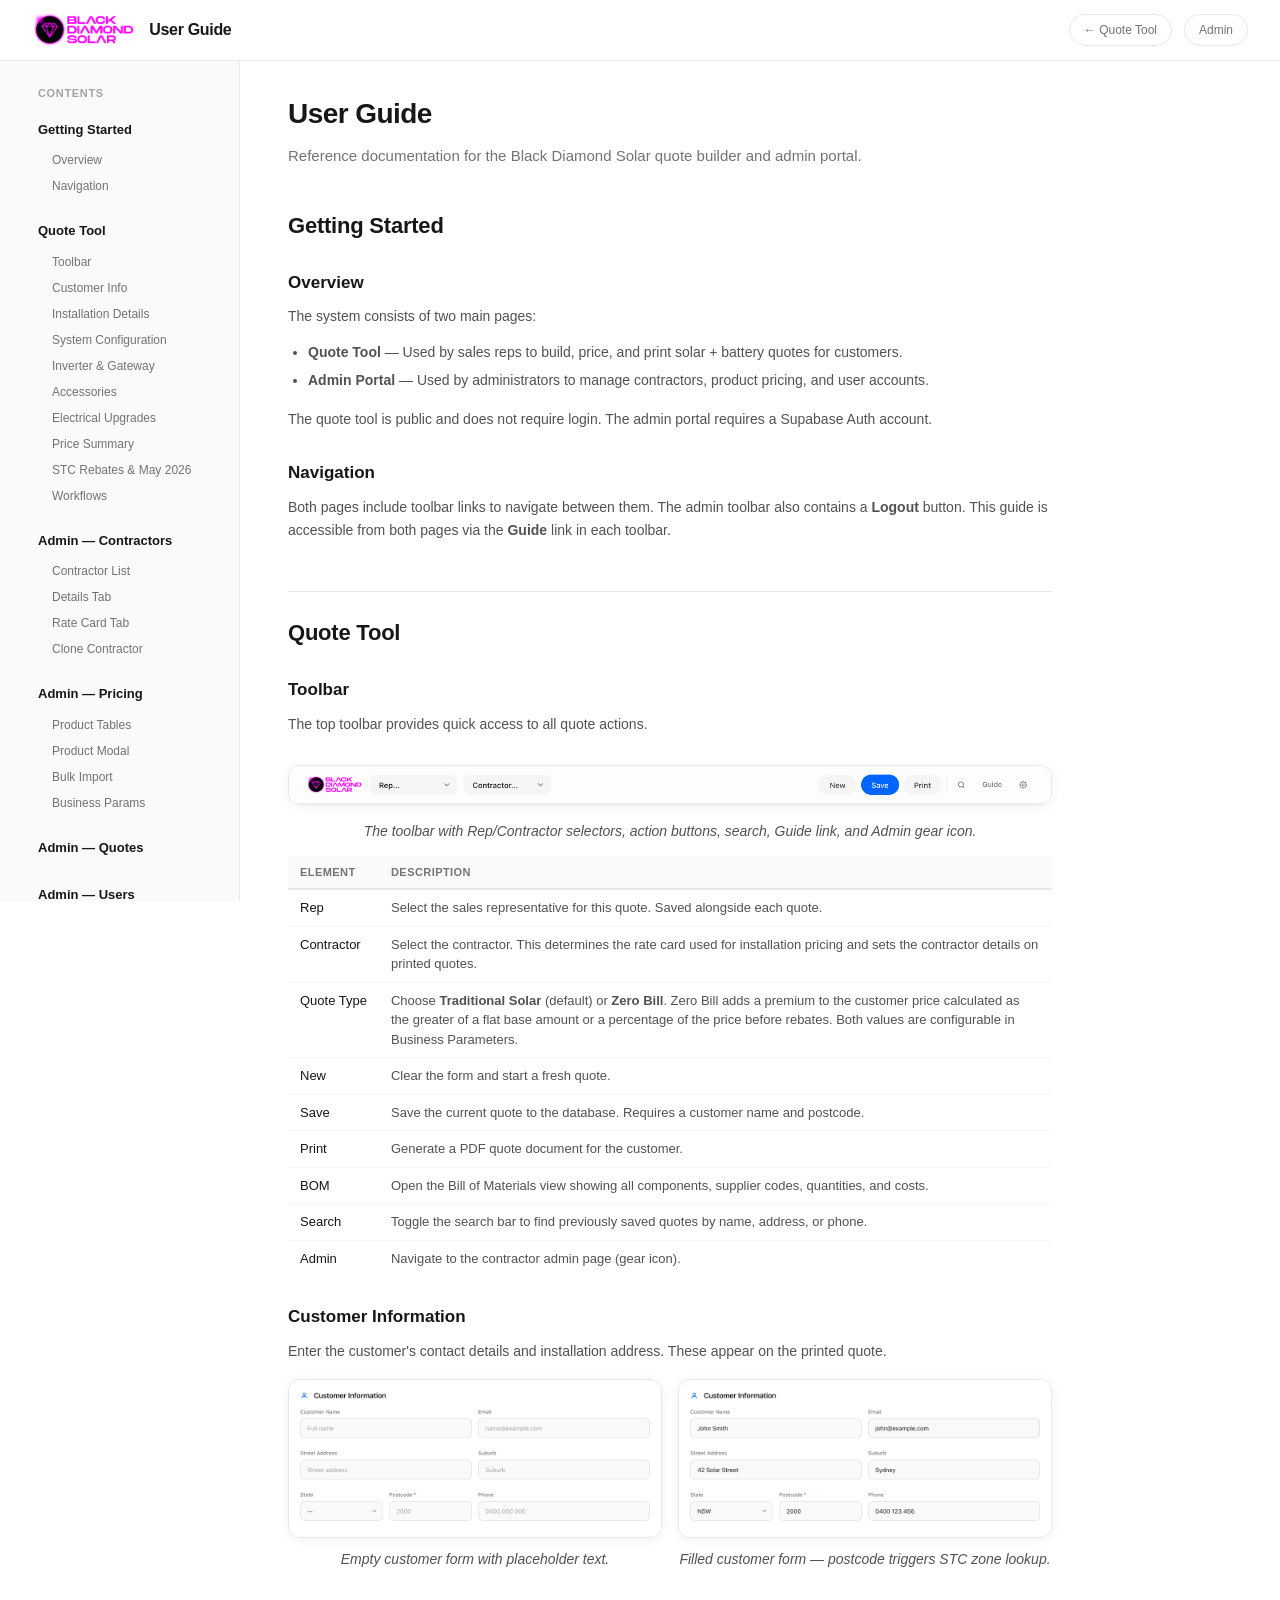
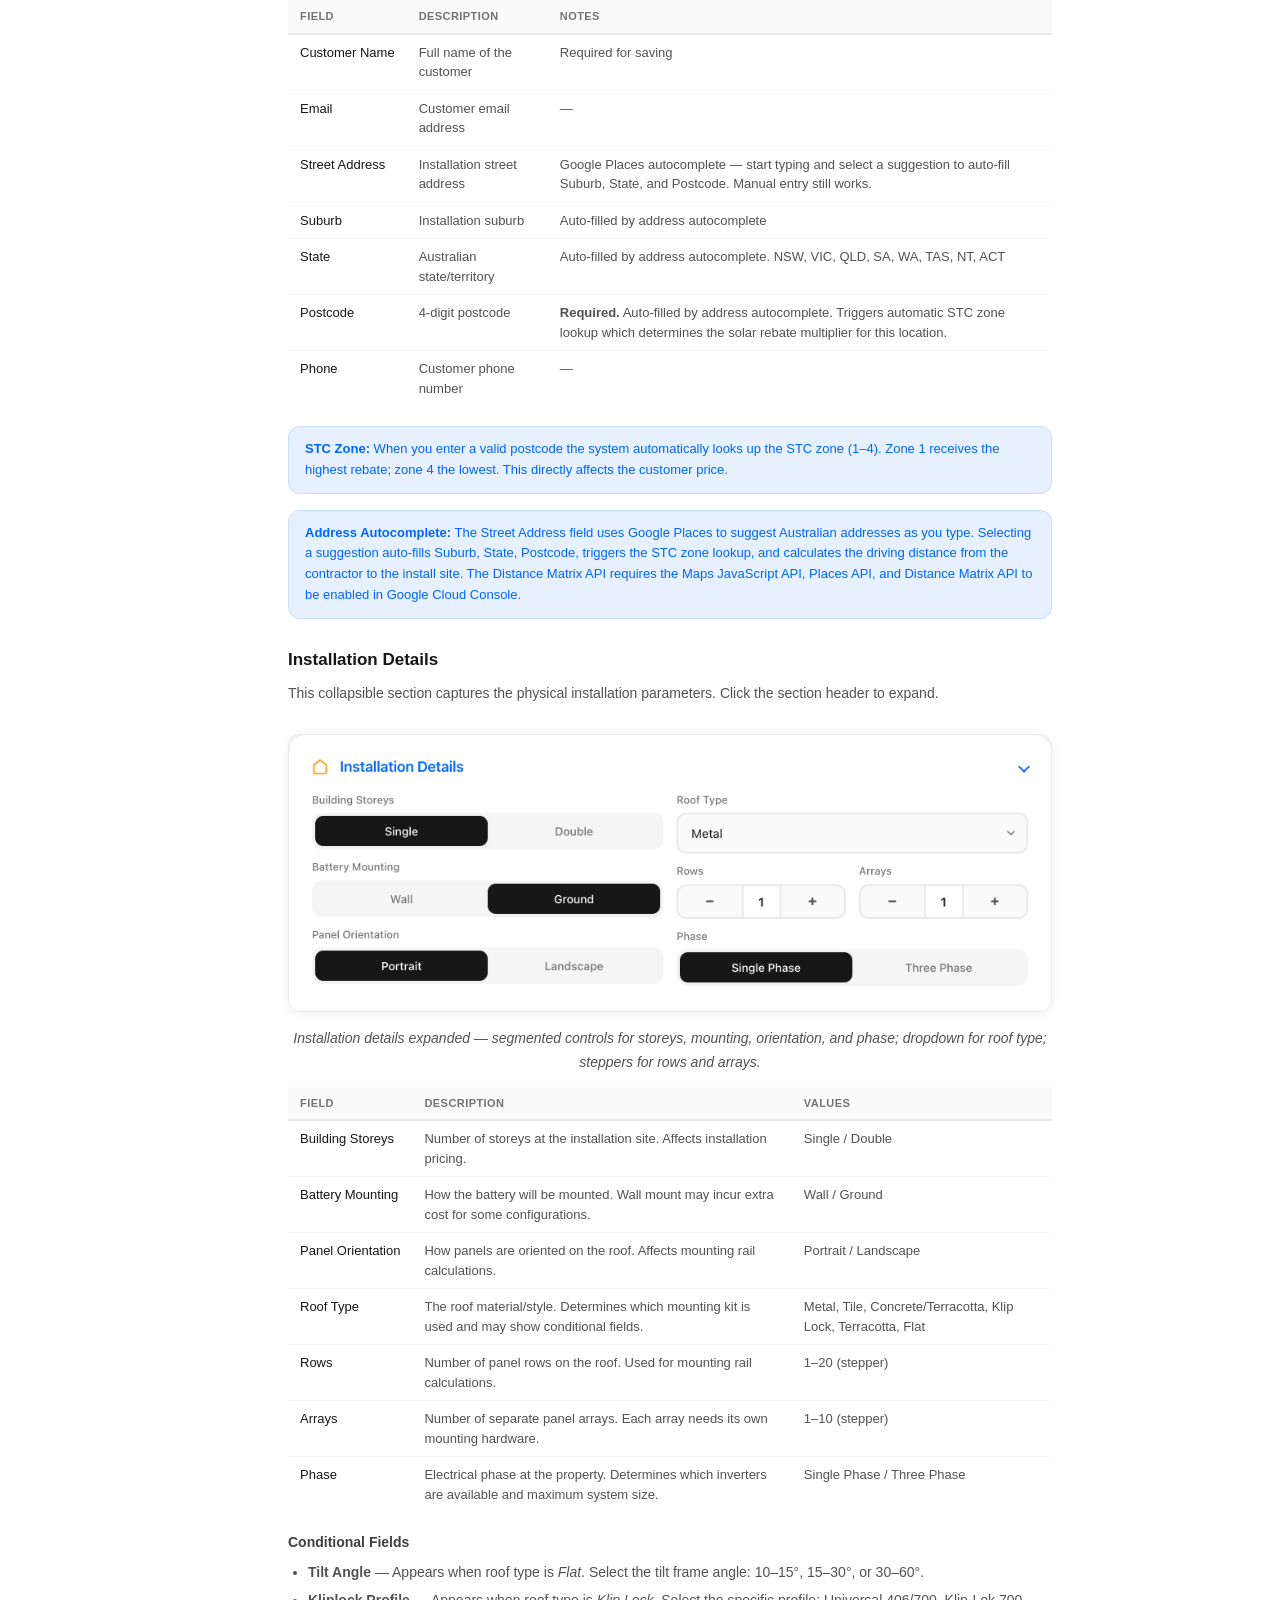
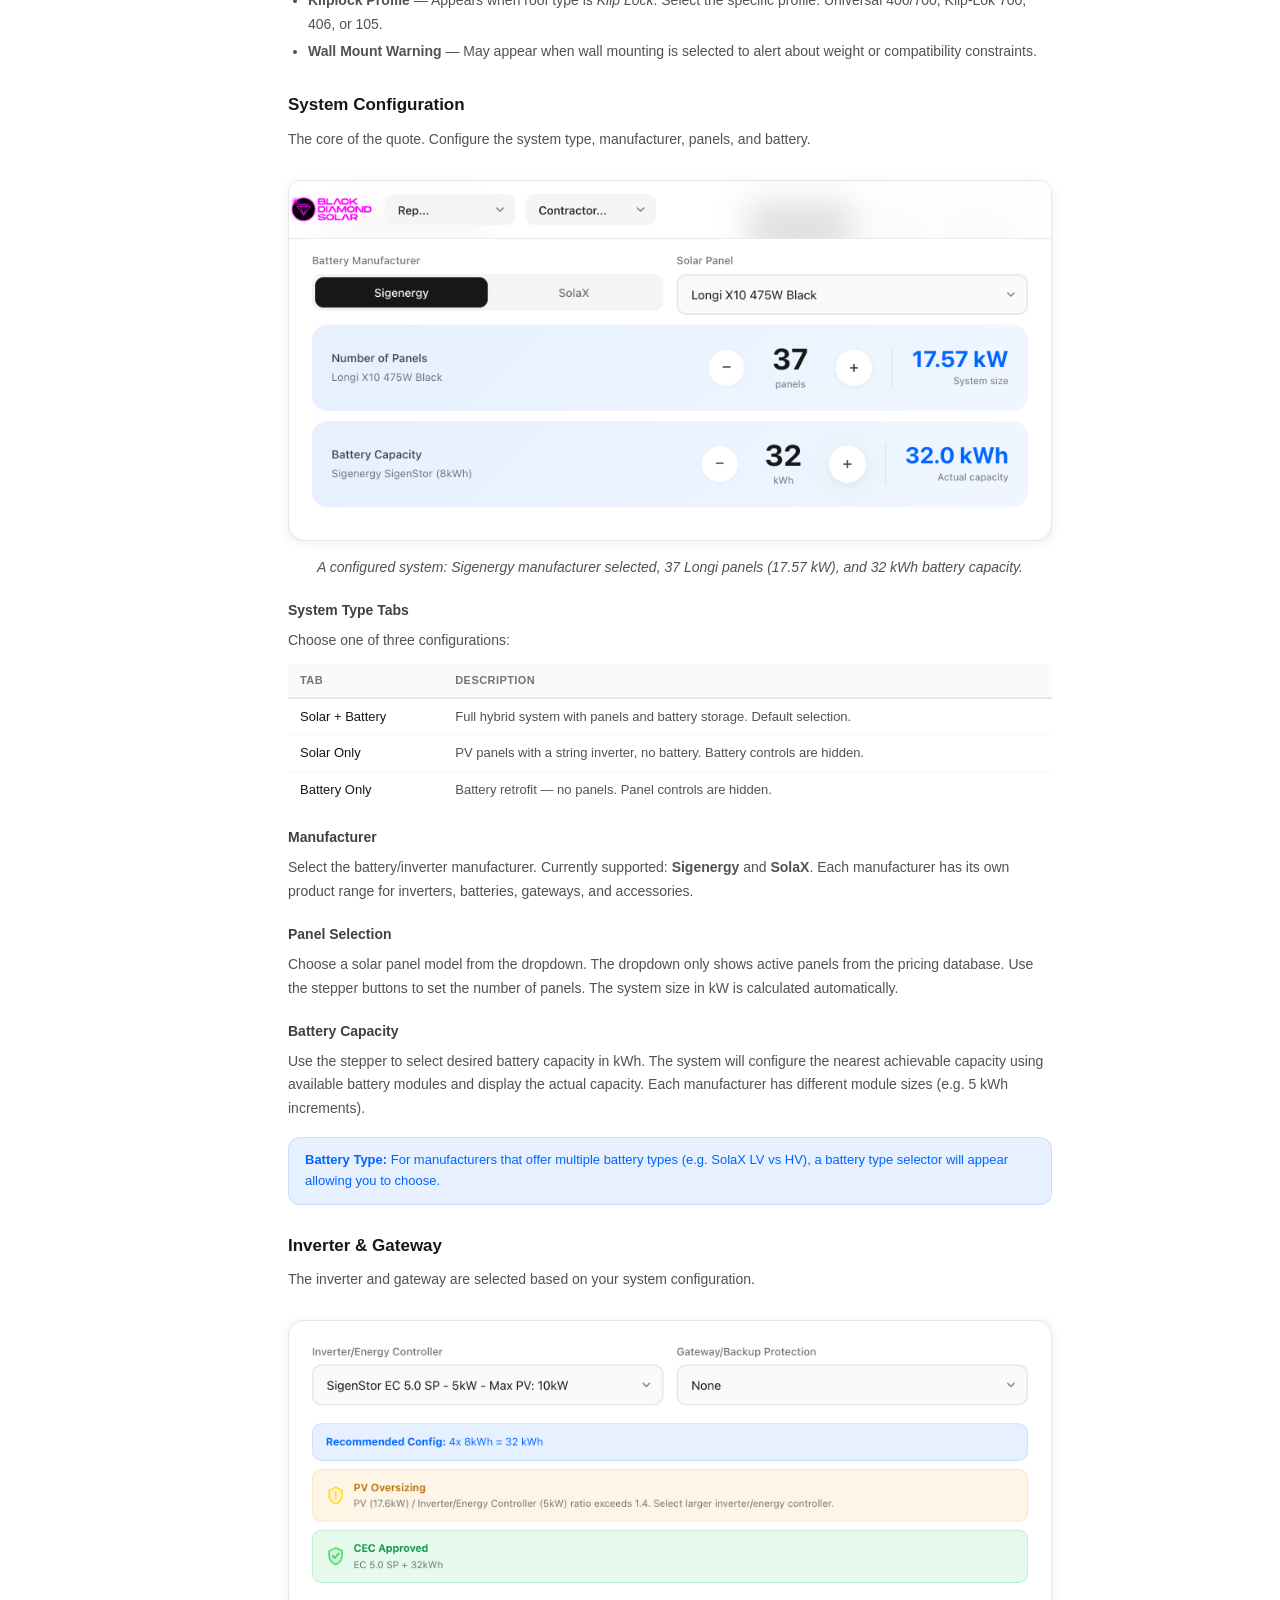
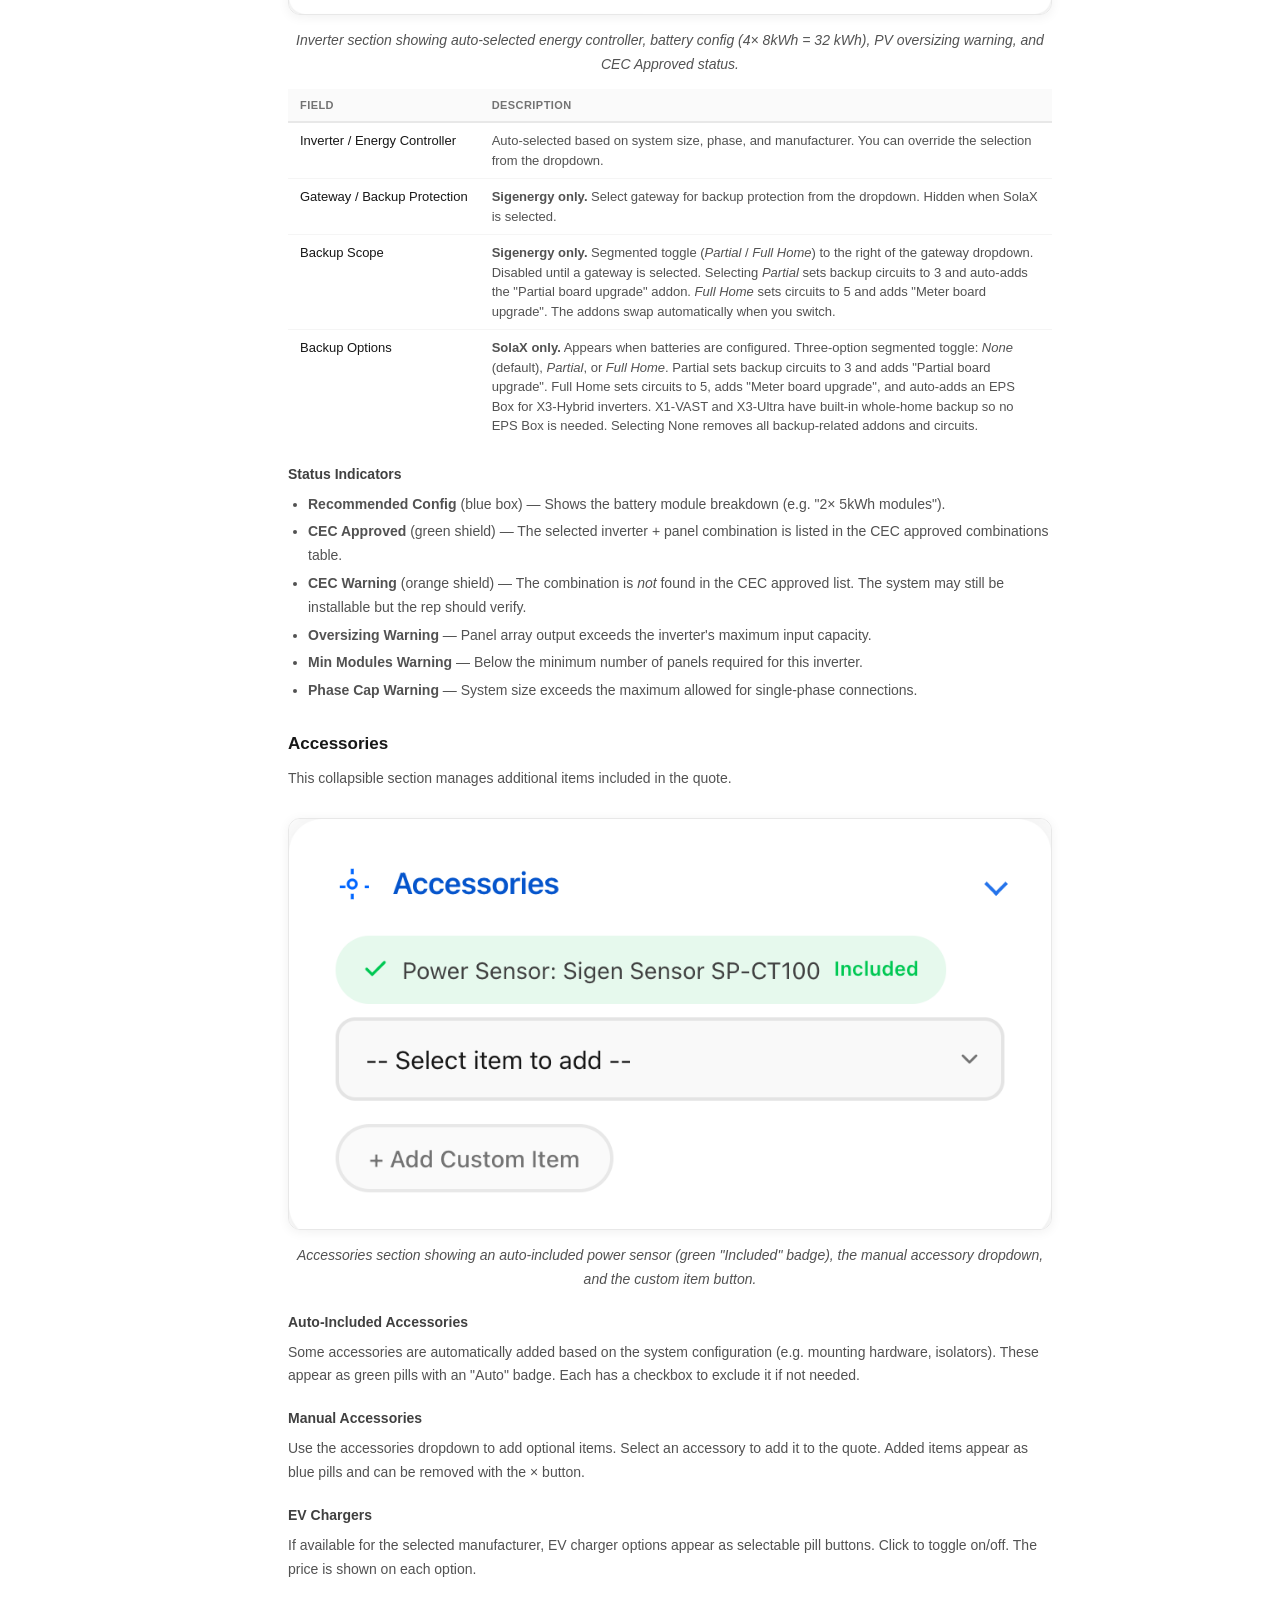
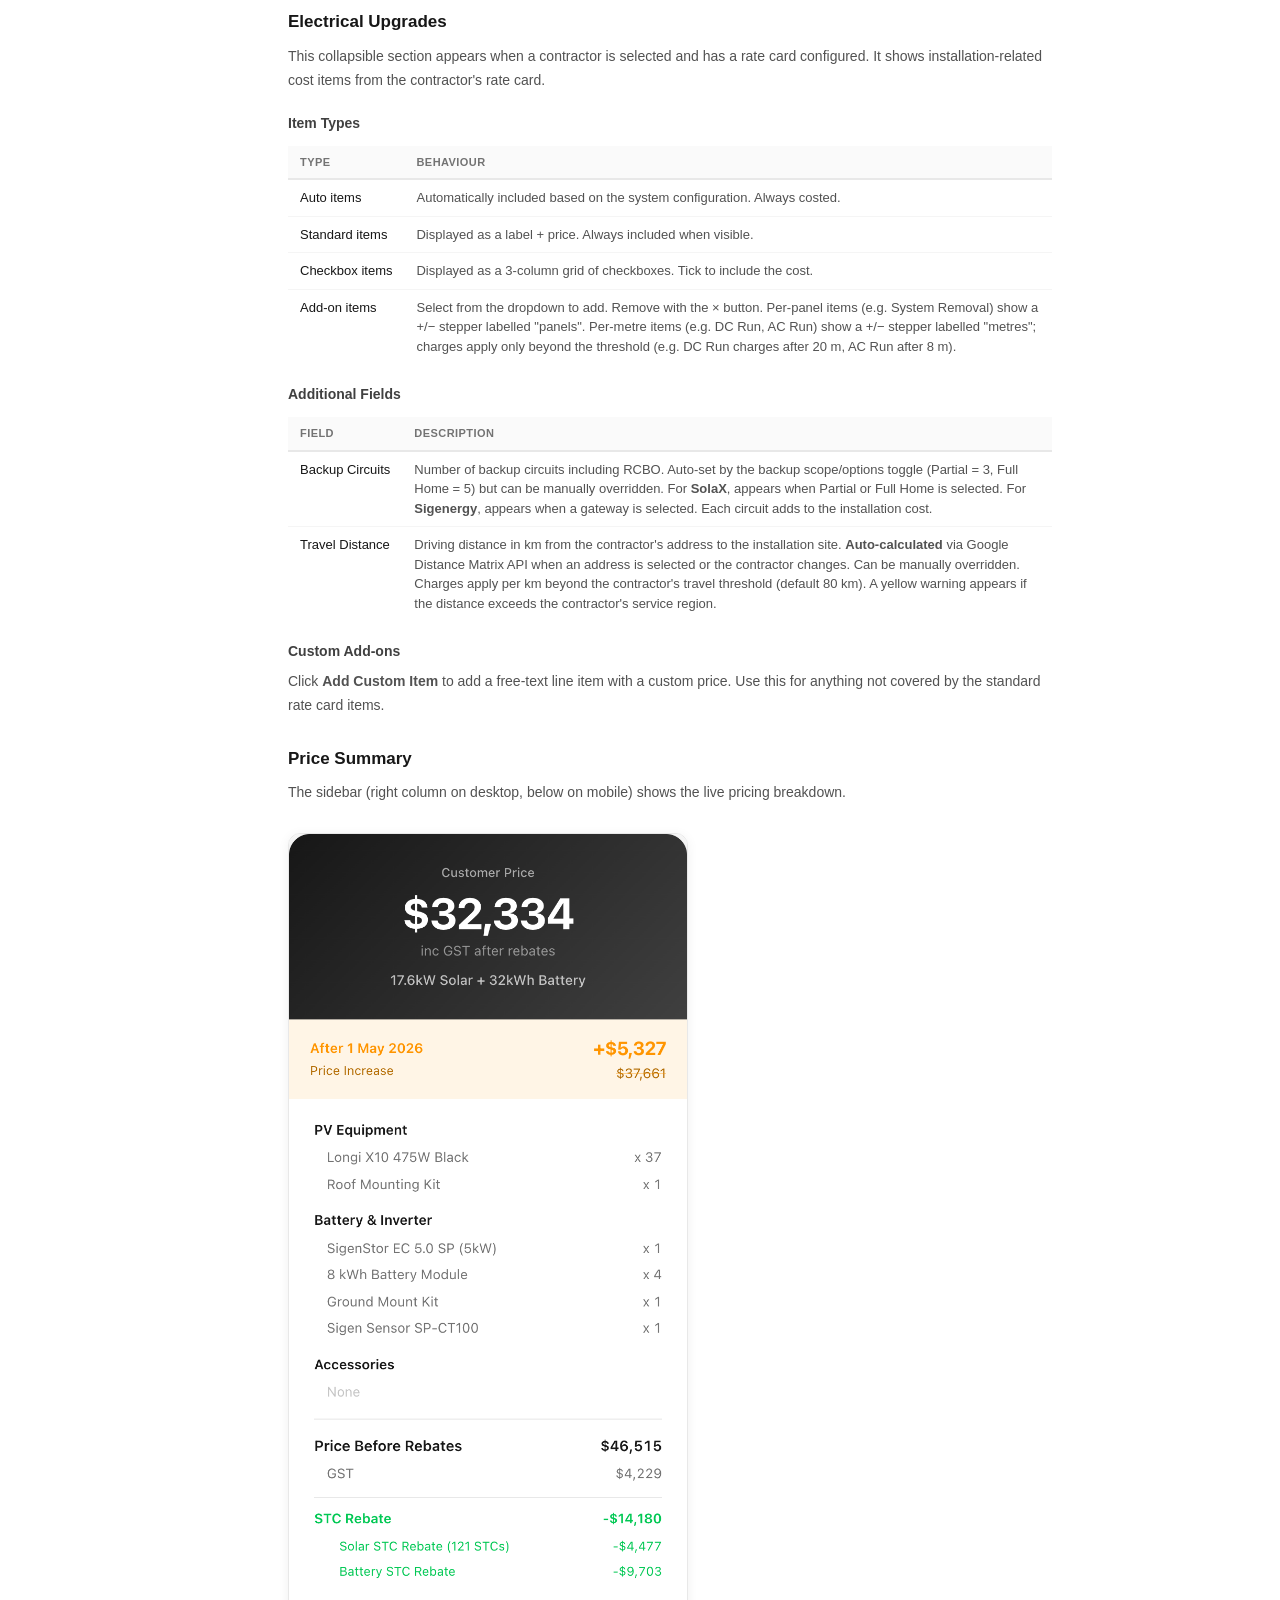
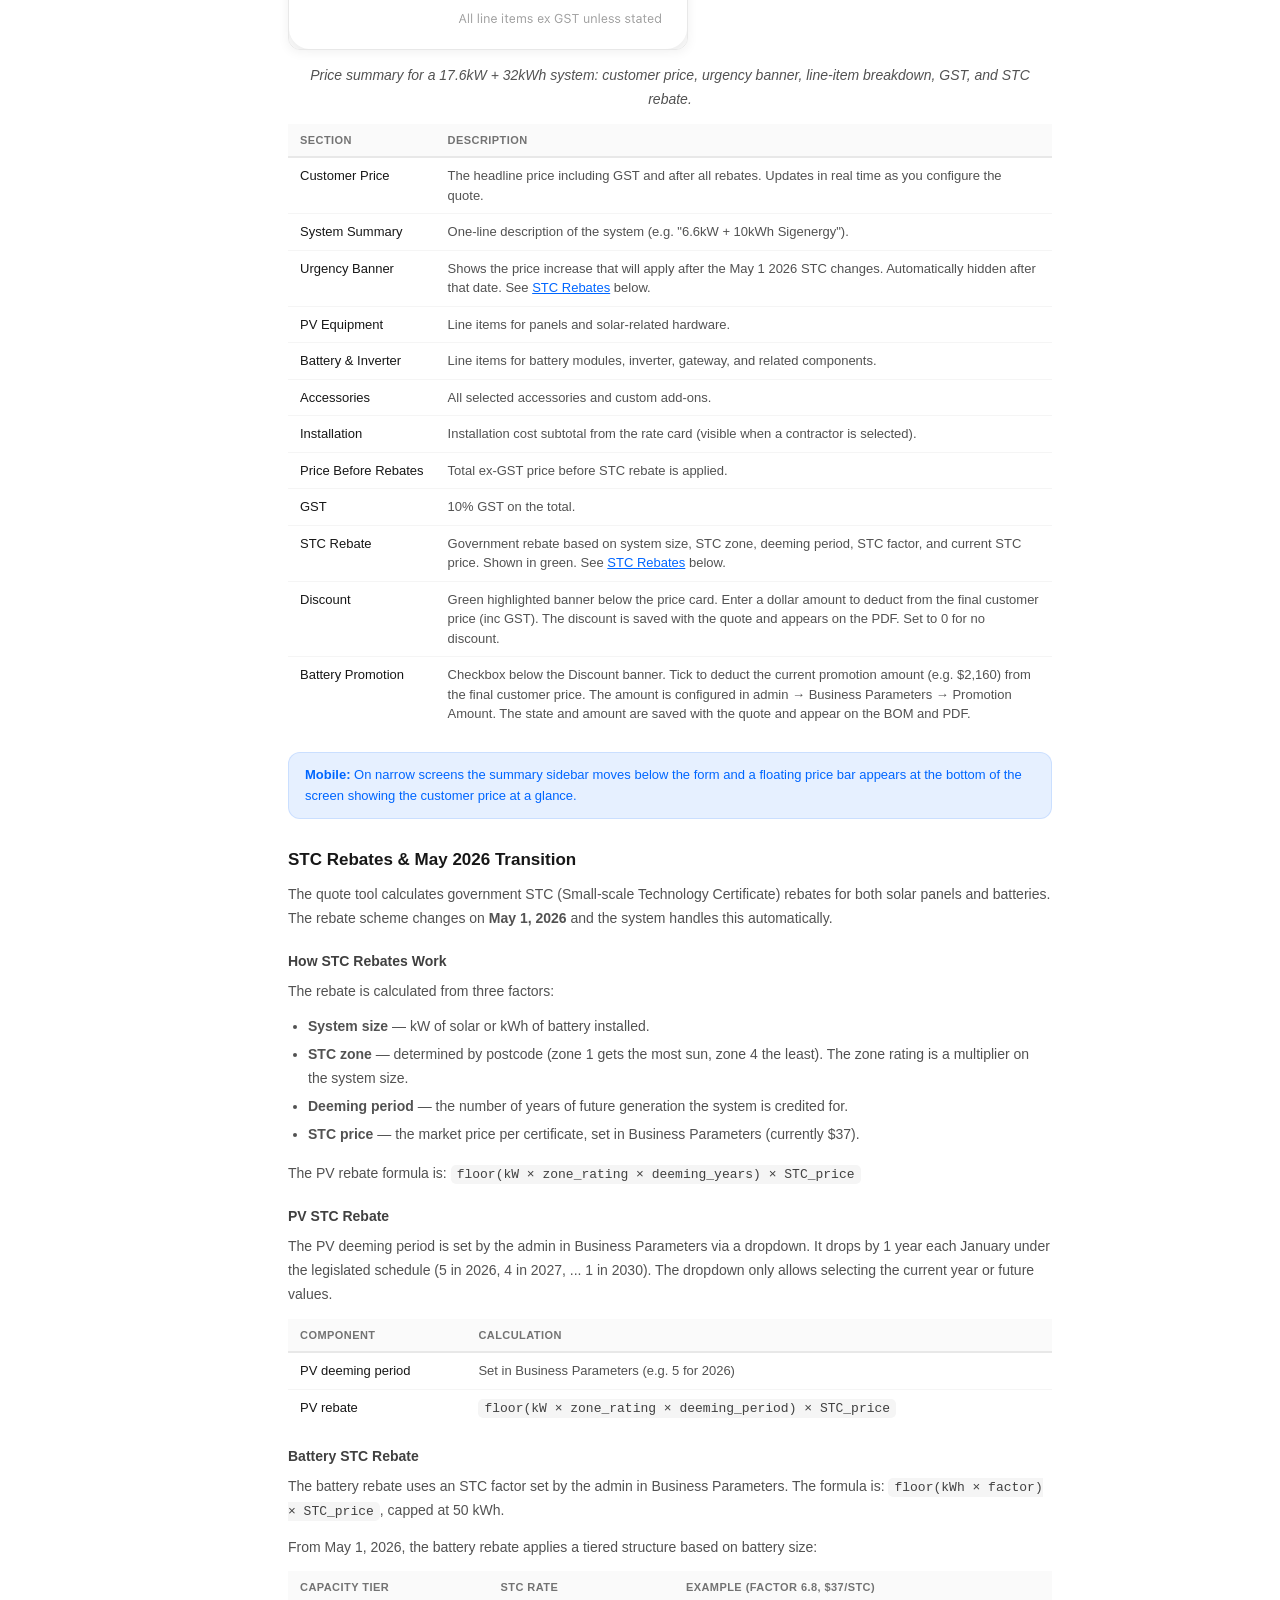
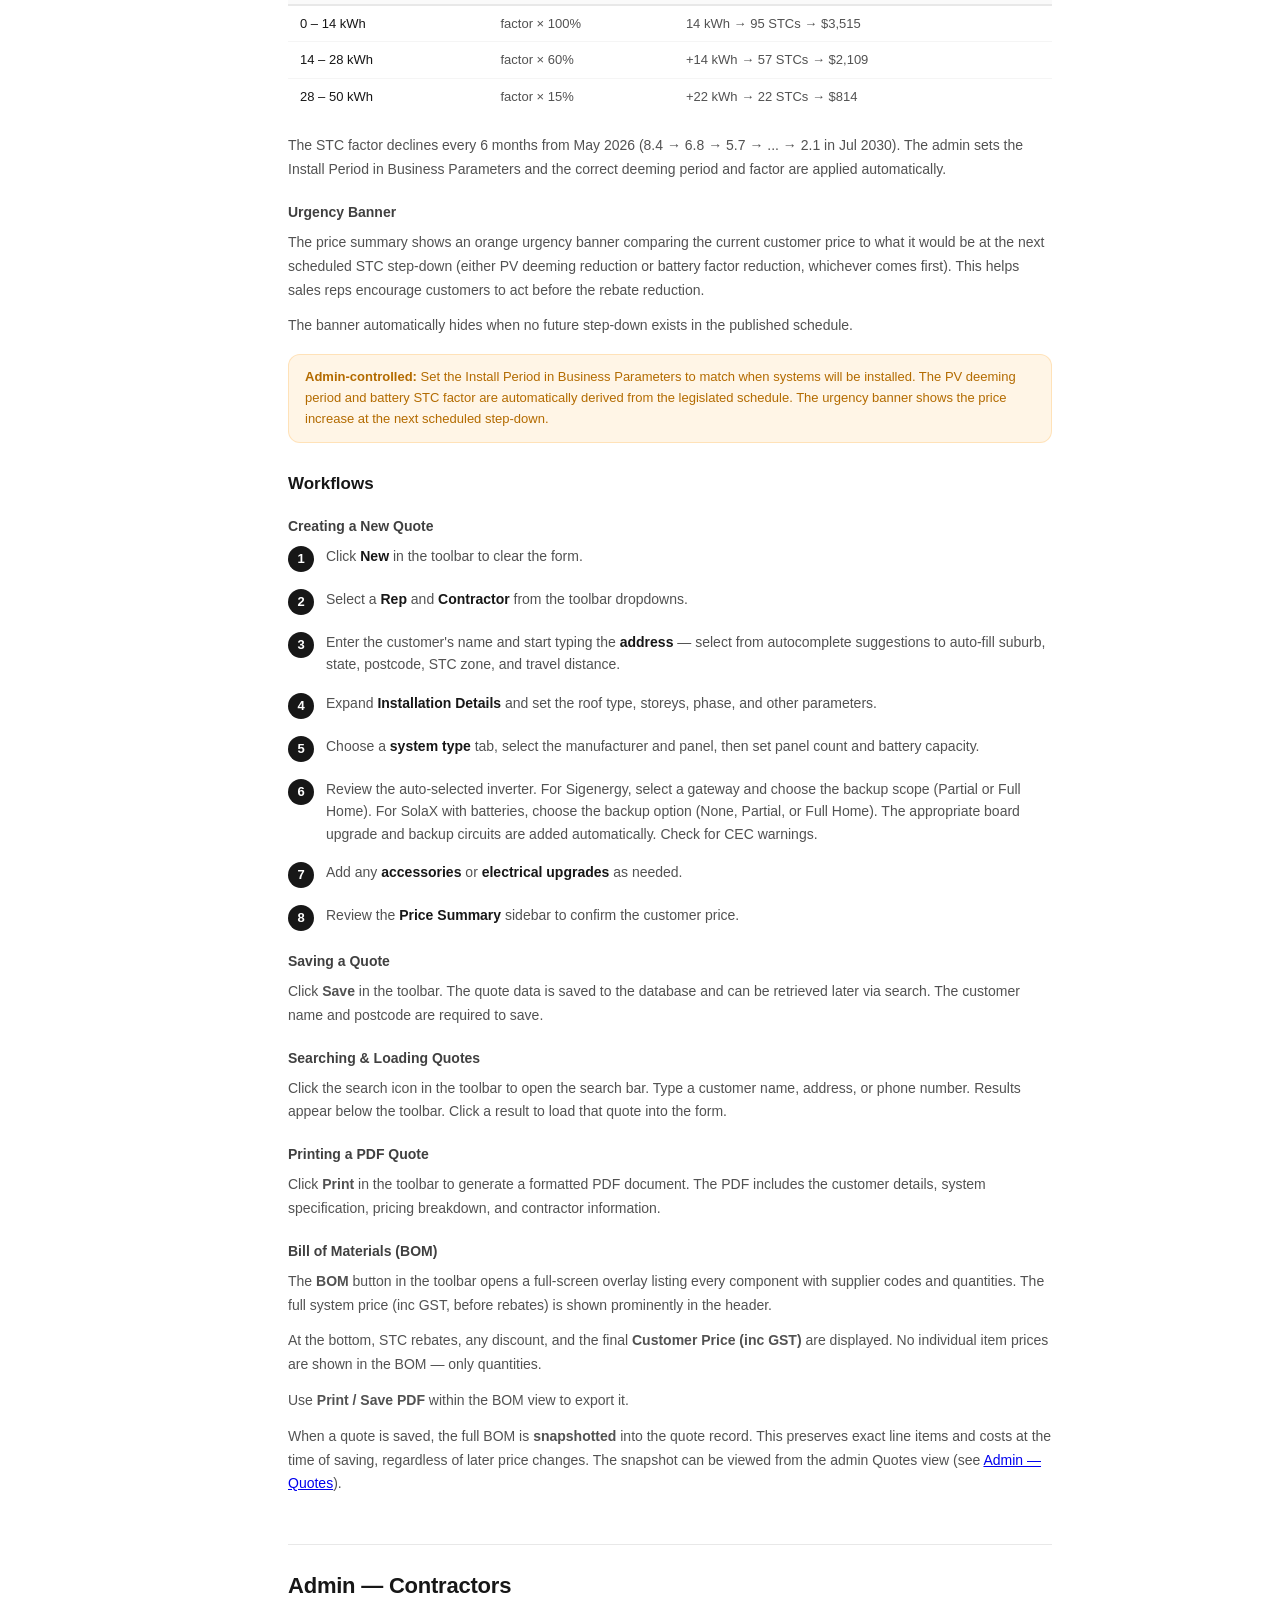
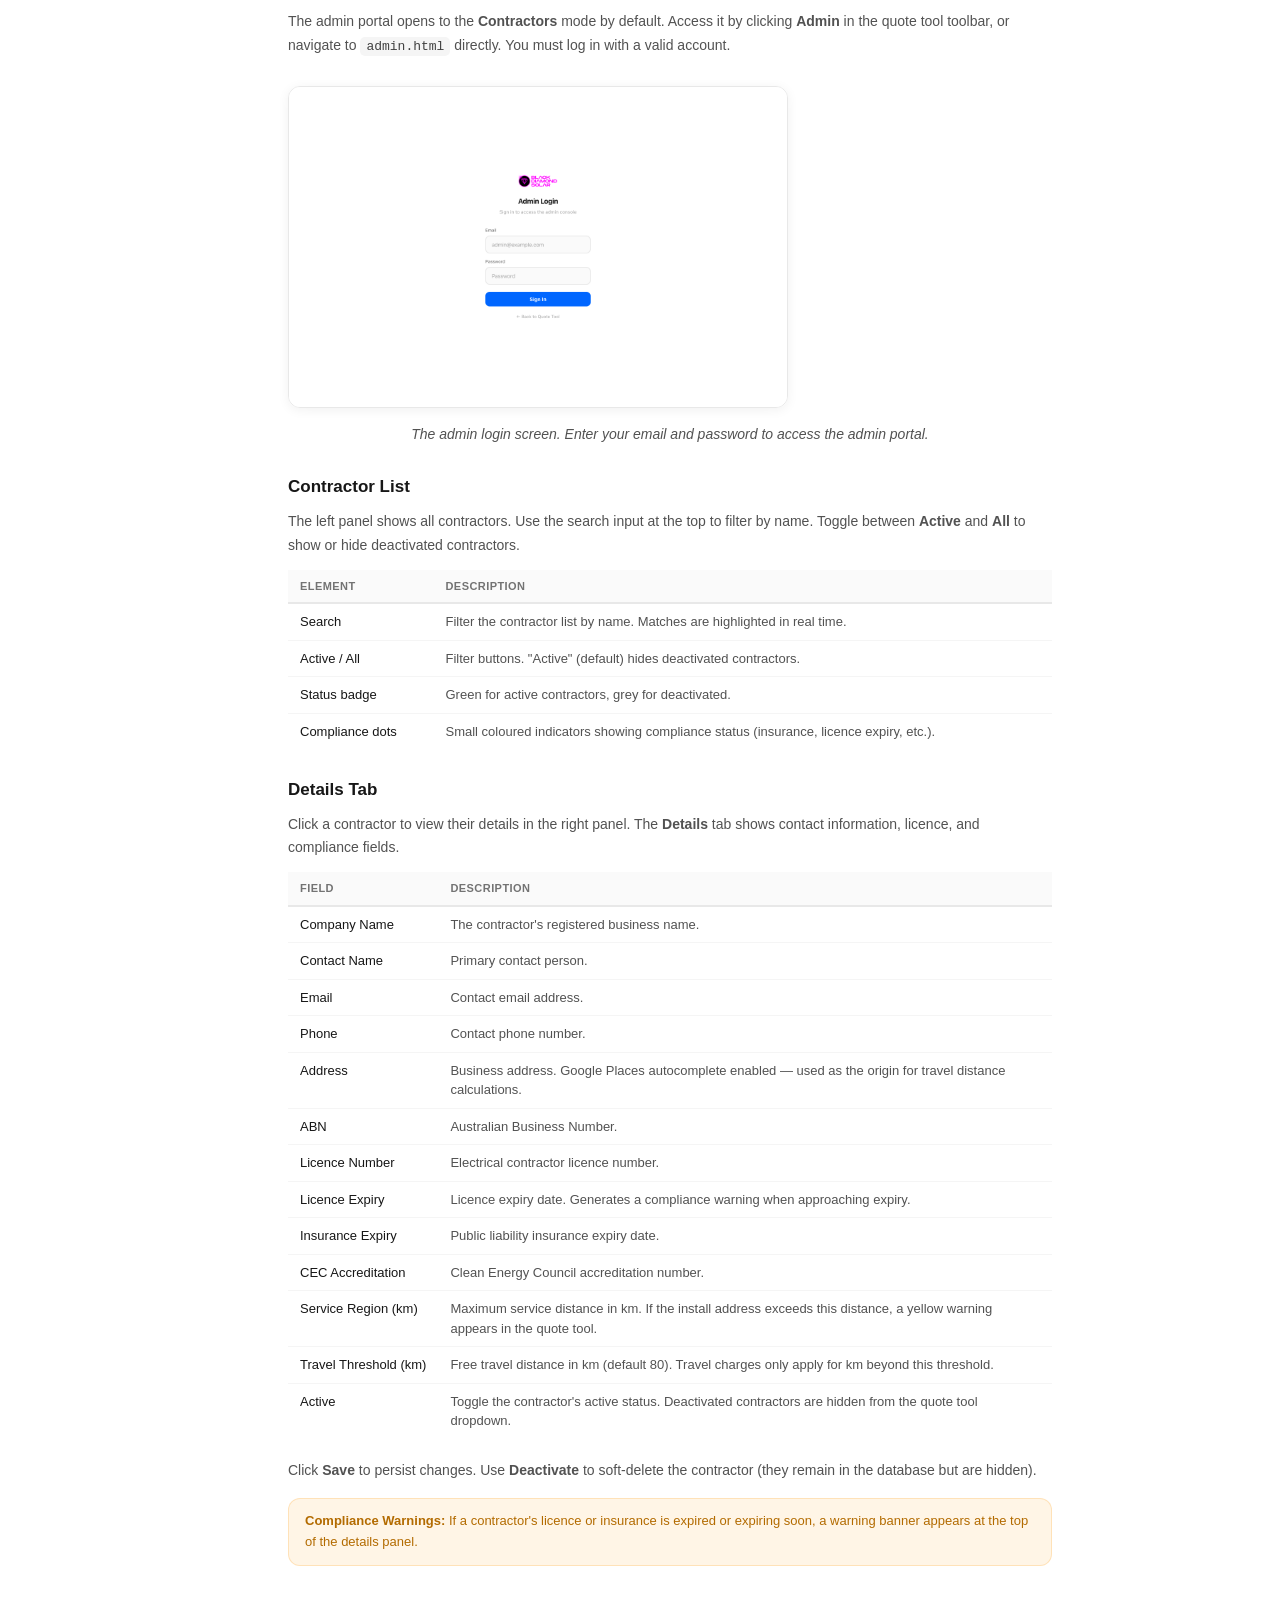
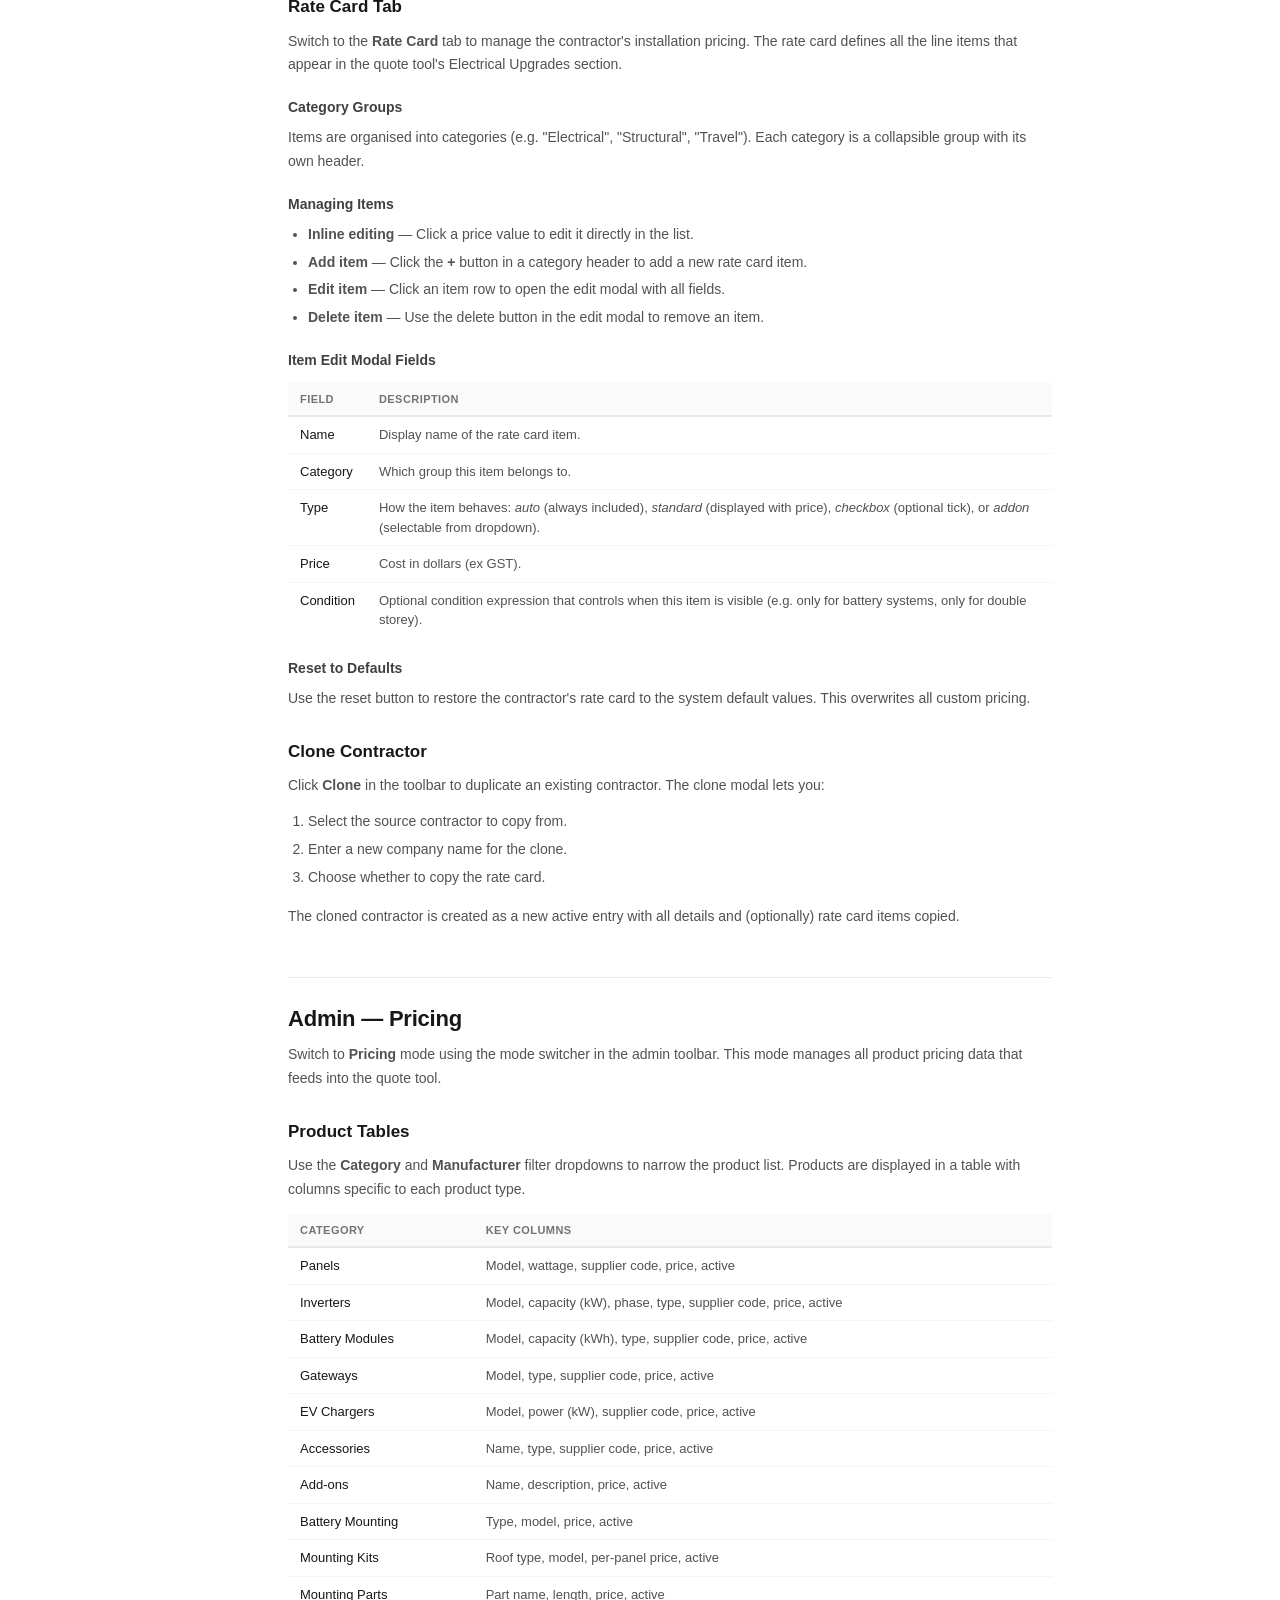
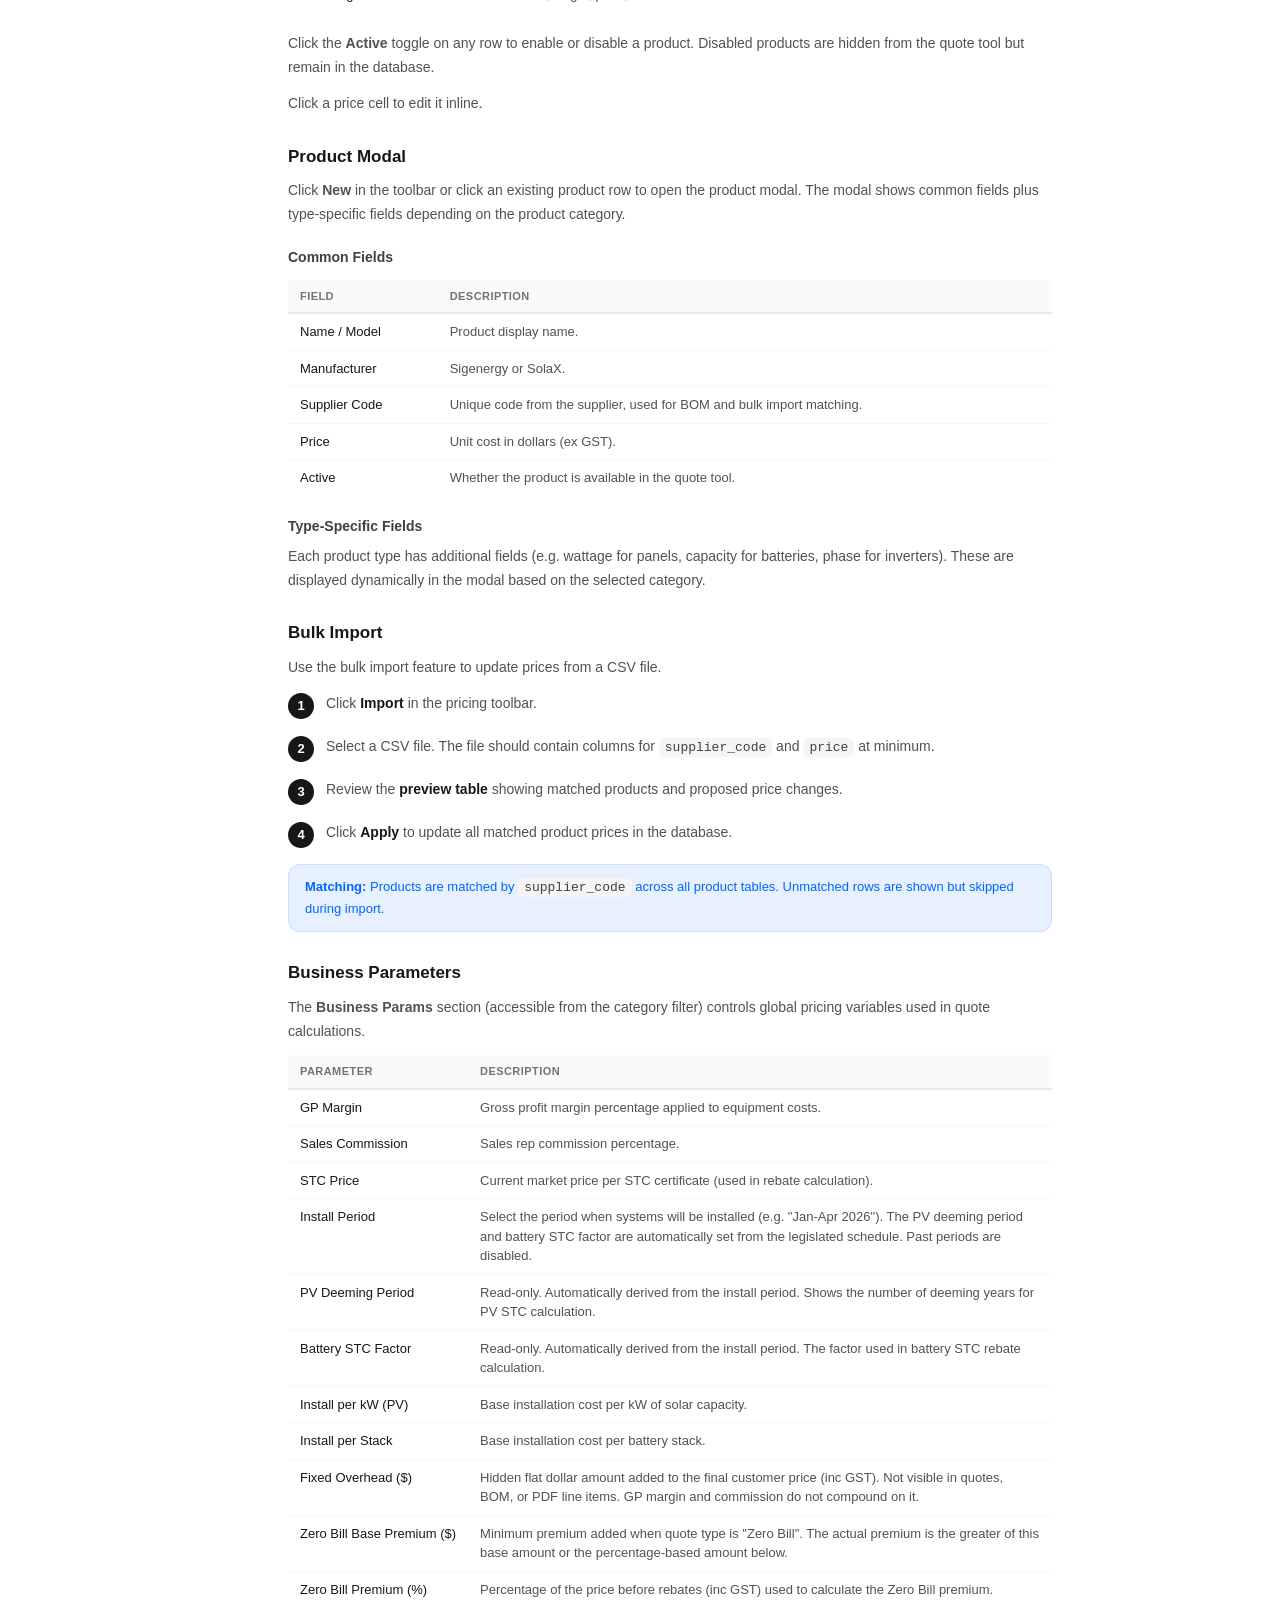
<file: guide.html>
<!DOCTYPE html>
<html lang="en">
<head>
    <meta charset="UTF-8">
    <meta name="viewport" content="width=device-width, initial-scale=1.0">
    <title>Black Diamond Solar - User Guide</title>
    <link rel="stylesheet" href="style.css?v=3">
    <style>
        body {
            background: var(--white);
        }
        .guide-layout {
            max-width: 1400px;
            margin: 0 auto;
            display: grid;
            grid-template-columns: 240px 1fr;
            min-height: calc(100vh - 60px);
        }

        /* === TOOLBAR === */
        .guide-toolbar {
            display: flex;
            align-items: center;
            gap: 12px;
            padding: 12px 32px;
            border-bottom: 1px solid var(--gray-200);
            background: rgba(255,255,255,0.8);
            backdrop-filter: blur(20px);
            -webkit-backdrop-filter: blur(20px);
            position: sticky;
            top: 0;
            z-index: 100;
        }
        .guide-toolbar .toolbar-title {
            font-family: var(--font-display);
            font-size: 16px;
            font-weight: 700;
            color: var(--gray-900);
            letter-spacing: -0.02em;
        }
        .guide-toolbar .toolbar-spacer { flex: 1; }
        .guide-toolbar .toolbar-link {
            color: var(--gray-500);
            font-size: 12px;
            text-decoration: none;
            white-space: nowrap;
            transition: all 0.2s;
            padding: 6px 14px;
            border: 1px solid var(--gray-200);
            border-radius: 17px;
        }
        .guide-toolbar .toolbar-link:hover {
            color: var(--gray-900);
            background: var(--gray-100);
            border-color: var(--gray-300);
        }

        /* === SIDEBAR / TOC === */
        .guide-toc {
            position: sticky;
            top: 60px;
            height: calc(100vh - 60px);
            overflow-y: auto;
            padding: 24px 0 24px 24px;
            border-right: 1px solid var(--gray-200);
            background: var(--gray-50);
        }
        .guide-toc::-webkit-scrollbar { width: 0; }
        .toc-label {
            font-size: 11px;
            font-weight: 600;
            text-transform: uppercase;
            letter-spacing: 0.06em;
            color: var(--gray-400);
            margin-bottom: 12px;
            padding-left: 14px;
        }
        .toc-section {
            margin-bottom: 16px;
        }
        .toc-section-title {
            display: block;
            font-size: 13px;
            font-weight: 600;
            color: var(--gray-900);
            padding: 6px 14px;
            border-radius: 8px;
            text-decoration: none;
            transition: all 0.15s;
        }
        .toc-section-title:hover {
            background: var(--gray-200);
        }
        .toc-sub {
            list-style: none;
            padding: 2px 0 0 0;
        }
        .toc-sub a {
            display: block;
            font-size: 12px;
            color: var(--gray-500);
            padding: 4px 14px 4px 28px;
            border-radius: 6px;
            text-decoration: none;
            transition: all 0.15s;
        }
        .toc-sub a:hover {
            color: var(--gray-900);
            background: var(--gray-100);
        }

        /* === CONTENT === */
        .guide-content {
            padding: 32px 48px 80px;
            max-width: 860px;
        }
        .guide-content h1 {
            font-family: var(--font-display);
            font-size: 28px;
            font-weight: 700;
            color: var(--gray-900);
            letter-spacing: -0.02em;
            margin-bottom: 8px;
        }
        .guide-content .subtitle {
            font-size: 15px;
            color: var(--gray-500);
            margin-bottom: 40px;
        }
        .guide-content h2 {
            font-family: var(--font-display);
            font-size: 22px;
            font-weight: 700;
            color: var(--gray-900);
            letter-spacing: -0.01em;
            margin: 48px 0 8px;
            padding-top: 24px;
            border-top: 1px solid var(--gray-200);
        }
        .guide-content h2:first-of-type {
            margin-top: 0;
            border-top: none;
            padding-top: 0;
        }
        .guide-content h3 {
            font-family: var(--font-display);
            font-size: 17px;
            font-weight: 600;
            color: var(--gray-900);
            margin: 28px 0 10px;
        }
        .guide-content h4 {
            font-size: 14px;
            font-weight: 600;
            color: var(--gray-700);
            margin: 20px 0 8px;
        }
        .guide-content p {
            font-size: 14px;
            color: var(--gray-600);
            line-height: 1.7;
            margin-bottom: 12px;
        }
        .guide-content ul, .guide-content ol {
            font-size: 14px;
            color: var(--gray-600);
            line-height: 1.7;
            margin: 0 0 16px 20px;
        }
        .guide-content li {
            margin-bottom: 4px;
        }
        .guide-content code {
            font-size: 13px;
            background: var(--gray-100);
            padding: 2px 6px;
            border-radius: 5px;
            color: var(--gray-700);
            font-family: 'SF Mono', 'Menlo', 'Monaco', monospace;
        }

        /* Field tables */
        .field-table {
            width: 100%;
            border-collapse: collapse;
            margin: 12px 0 20px;
            font-size: 13px;
        }
        .field-table th {
            text-align: left;
            font-weight: 600;
            color: var(--gray-500);
            font-size: 11px;
            text-transform: uppercase;
            letter-spacing: 0.04em;
            padding: 8px 12px;
            border-bottom: 2px solid var(--gray-200);
            background: var(--gray-50);
        }
        .field-table td {
            padding: 8px 12px;
            color: var(--gray-600);
            border-bottom: 1px solid var(--gray-100);
            vertical-align: top;
            line-height: 1.5;
        }
        .field-table td:first-child {
            font-weight: 500;
            color: var(--gray-900);
            white-space: nowrap;
        }
        .field-table tr:last-child td {
            border-bottom: none;
        }
        .field-table tr:hover td {
            background: var(--gray-50);
        }

        /* Info callouts */
        .guide-note {
            background: var(--blue-light);
            border: 1px solid rgba(0, 102, 255, 0.12);
            border-radius: var(--radius-sm);
            padding: 12px 16px;
            font-size: 13px;
            color: var(--blue);
            margin: 16px 0;
            line-height: 1.6;
        }
        .guide-note strong {
            font-weight: 600;
        }
        .guide-warning {
            background: var(--orange-light);
            border: 1px solid rgba(255, 149, 0, 0.2);
            border-radius: var(--radius-sm);
            padding: 12px 16px;
            font-size: 13px;
            color: #b36b00;
            margin: 16px 0;
            line-height: 1.6;
        }
        .guide-step {
            display: flex;
            gap: 12px;
            margin-bottom: 16px;
        }
        .guide-step-num {
            width: 26px;
            height: 26px;
            border-radius: 50%;
            background: var(--gray-900);
            color: var(--white);
            font-size: 13px;
            font-weight: 600;
            display: flex;
            align-items: center;
            justify-content: center;
            flex-shrink: 0;
            margin-top: 1px;
        }
        .guide-step-content {
            flex: 1;
            font-size: 14px;
            color: var(--gray-600);
            line-height: 1.6;
        }
        .guide-step-content strong {
            color: var(--gray-900);
        }

        /* Screenshots */
        .guide-img {
            width: 100%;
            border-radius: var(--radius-sm);
            border: 1px solid var(--gray-200);
            margin: 16px 0 20px;
            box-shadow: 0 2px 12px rgba(0,0,0,0.06);
        }
        .guide-img-caption {
            font-size: 12px;
            color: var(--gray-400);
            text-align: center;
            margin: -12px 0 20px;
            font-style: italic;
        }
        .guide-img-pair {
            display: grid;
            grid-template-columns: 1fr 1fr;
            gap: 16px;
            margin: 16px 0 20px;
        }
        .guide-img-pair .guide-img-wrap .guide-img {
            margin: 0 0 4px;
        }
        .guide-img-pair .guide-img-caption {
            margin: 0 0 8px;
        }

        /* Responsive */
        @media (max-width: 900px) {
            .guide-layout {
                grid-template-columns: 1fr;
            }
            .guide-toc {
                position: static;
                height: auto;
                border-right: none;
                border-bottom: 1px solid var(--gray-200);
                padding: 16px;
            }
            .toc-sub { display: none; }
            .toc-section { display: inline-block; margin: 0 4px 8px 0; }
            .toc-label { display: none; }
            .guide-content {
                padding: 24px 16px 60px;
            }
            .guide-toolbar { padding: 12px 16px; }
            .field-table { font-size: 12px; }
            .field-table td:first-child { white-space: normal; }
            .guide-img-pair { grid-template-columns: 1fr; }
        }
    </style>
</head>
<body>
    <div class="guide-toolbar">
        <img class="toolbar-logo-left" src="BDSLogoClaer.png" alt="Black Diamond Solar">
        <span class="guide-toolbar toolbar-title" style="border:none;background:none;padding:0;backdrop-filter:none;">User Guide</span>
        <span class="toolbar-spacer" style="flex:1;"></span>
        <a href="index.html" class="toolbar-link">&larr; Quote Tool</a>
        <a href="admin.html" class="toolbar-link">Admin</a>
    </div>

    <div class="guide-layout">
        <!-- Table of Contents -->
        <nav class="guide-toc">
            <div class="toc-label">Contents</div>

            <div class="toc-section">
                <a class="toc-section-title" href="#getting-started">Getting Started</a>
                <ul class="toc-sub">
                    <li><a href="#overview">Overview</a></li>
                    <li><a href="#navigation">Navigation</a></li>
                </ul>
            </div>

            <div class="toc-section">
                <a class="toc-section-title" href="#quote-tool">Quote Tool</a>
                <ul class="toc-sub">
                    <li><a href="#qt-toolbar">Toolbar</a></li>
                    <li><a href="#qt-customer">Customer Info</a></li>
                    <li><a href="#qt-installation">Installation Details</a></li>
                    <li><a href="#qt-system">System Configuration</a></li>
                    <li><a href="#qt-inverter">Inverter &amp; Gateway</a></li>
                    <li><a href="#qt-accessories">Accessories</a></li>
                    <li><a href="#qt-electrical">Electrical Upgrades</a></li>
                    <li><a href="#qt-summary">Price Summary</a></li>
                    <li><a href="#qt-stc">STC Rebates &amp; May 2026</a></li>
                    <li><a href="#qt-workflows">Workflows</a></li>
                </ul>
            </div>

            <div class="toc-section">
                <a class="toc-section-title" href="#admin-contractors">Admin &mdash; Contractors</a>
                <ul class="toc-sub">
                    <li><a href="#ac-list">Contractor List</a></li>
                    <li><a href="#ac-details">Details Tab</a></li>
                    <li><a href="#ac-ratecard">Rate Card Tab</a></li>
                    <li><a href="#ac-clone">Clone Contractor</a></li>
                </ul>
            </div>

            <div class="toc-section">
                <a class="toc-section-title" href="#admin-pricing">Admin &mdash; Pricing</a>
                <ul class="toc-sub">
                    <li><a href="#ap-tables">Product Tables</a></li>
                    <li><a href="#ap-modal">Product Modal</a></li>
                    <li><a href="#ap-import">Bulk Import</a></li>
                    <li><a href="#ap-params">Business Params</a></li>
                </ul>
            </div>

            <div class="toc-section">
                <a class="toc-section-title" href="#admin-quotes">Admin &mdash; Quotes</a>
            </div>

            <div class="toc-section">
                <a class="toc-section-title" href="#admin-users">Admin &mdash; Users</a>
            </div>
        </nav>

        <!-- Main Content -->
        <main class="guide-content">
            <h1>User Guide</h1>
            <p class="subtitle">Reference documentation for the Black Diamond Solar quote builder and admin portal.</p>

            <!-- ================================================ -->
            <!-- GETTING STARTED -->
            <!-- ================================================ -->
            <h2 id="getting-started">Getting Started</h2>

            <h3 id="overview">Overview</h3>
            <p>The system consists of two main pages:</p>
            <ul>
                <li><strong>Quote Tool</strong> &mdash; Used by sales reps to build, price, and print solar + battery quotes for customers.</li>
                <li><strong>Admin Portal</strong> &mdash; Used by administrators to manage contractors, product pricing, and user accounts.</li>
            </ul>
            <p>The quote tool is public and does not require login. The admin portal requires a Supabase Auth account.</p>

            <h3 id="navigation">Navigation</h3>
            <p>Both pages include toolbar links to navigate between them. The admin toolbar also contains a <strong>Logout</strong> button. This guide is accessible from both pages via the <strong>Guide</strong> link in each toolbar.</p>

            <!-- ================================================ -->
            <!-- QUOTE TOOL -->
            <!-- ================================================ -->
            <h2 id="quote-tool">Quote Tool</h2>

            <h3 id="qt-toolbar">Toolbar</h3>
            <p>The top toolbar provides quick access to all quote actions.</p>

            <img src="screenshots/qt-toolbar.png" alt="Quote tool toolbar" class="guide-img">
            <p class="guide-img-caption">The toolbar with Rep/Contractor selectors, action buttons, search, Guide link, and Admin gear icon.</p>

            <table class="field-table">
                <thead><tr><th>Element</th><th>Description</th></tr></thead>
                <tbody>
                    <tr><td>Rep</td><td>Select the sales representative for this quote. Saved alongside each quote.</td></tr>
                    <tr><td>Contractor</td><td>Select the contractor. This determines the rate card used for installation pricing and sets the contractor details on printed quotes.</td></tr>
                    <tr><td>Quote Type</td><td>Choose <strong>Traditional Solar</strong> (default) or <strong>Zero Bill</strong>. Zero Bill adds a premium to the customer price calculated as the greater of a flat base amount or a percentage of the price before rebates. Both values are configurable in Business Parameters.</td></tr>
                    <tr><td>New</td><td>Clear the form and start a fresh quote.</td></tr>
                    <tr><td>Save</td><td>Save the current quote to the database. Requires a customer name and postcode.</td></tr>
                    <tr><td>Print</td><td>Generate a PDF quote document for the customer.</td></tr>
                    <tr><td>BOM</td><td>Open the Bill of Materials view showing all components, supplier codes, quantities, and costs.</td></tr>
                    <tr><td>Search</td><td>Toggle the search bar to find previously saved quotes by name, address, or phone.</td></tr>
                    <tr><td>Admin</td><td>Navigate to the contractor admin page (gear icon).</td></tr>
                </tbody>
            </table>

            <h3 id="qt-customer">Customer Information</h3>
            <p>Enter the customer's contact details and installation address. These appear on the printed quote.</p>

            <div class="guide-img-pair">
                <div class="guide-img-wrap">
                    <img src="screenshots/qt-customer.png" alt="Customer form empty" class="guide-img">
                    <p class="guide-img-caption">Empty customer form with placeholder text.</p>
                </div>
                <div class="guide-img-wrap">
                    <img src="screenshots/qt-customer-filled.png" alt="Customer form filled" class="guide-img">
                    <p class="guide-img-caption">Filled customer form &mdash; postcode triggers STC zone lookup.</p>
                </div>
            </div>

            <table class="field-table">
                <thead><tr><th>Field</th><th>Description</th><th>Notes</th></tr></thead>
                <tbody>
                    <tr><td>Customer Name</td><td>Full name of the customer</td><td>Required for saving</td></tr>
                    <tr><td>Email</td><td>Customer email address</td><td>&mdash;</td></tr>
                    <tr><td>Street Address</td><td>Installation street address</td><td>Google Places autocomplete &mdash; start typing and select a suggestion to auto-fill Suburb, State, and Postcode. Manual entry still works.</td></tr>
                    <tr><td>Suburb</td><td>Installation suburb</td><td>Auto-filled by address autocomplete</td></tr>
                    <tr><td>State</td><td>Australian state/territory</td><td>Auto-filled by address autocomplete. NSW, VIC, QLD, SA, WA, TAS, NT, ACT</td></tr>
                    <tr><td>Postcode</td><td>4-digit postcode</td><td><strong>Required.</strong> Auto-filled by address autocomplete. Triggers automatic STC zone lookup which determines the solar rebate multiplier for this location.</td></tr>
                    <tr><td>Phone</td><td>Customer phone number</td><td>&mdash;</td></tr>
                </tbody>
            </table>

            <div class="guide-note">
                <strong>STC Zone:</strong> When you enter a valid postcode the system automatically looks up the STC zone (1&ndash;4). Zone 1 receives the highest rebate; zone 4 the lowest. This directly affects the customer price.
            </div>

            <div class="guide-note">
                <strong>Address Autocomplete:</strong> The Street Address field uses Google Places to suggest Australian addresses as you type. Selecting a suggestion auto-fills Suburb, State, Postcode, triggers the STC zone lookup, and calculates the driving distance from the contractor to the install site. The Distance Matrix API requires the Maps JavaScript API, Places API, and Distance Matrix API to be enabled in Google Cloud Console.
            </div>

            <h3 id="qt-installation">Installation Details</h3>
            <p>This collapsible section captures the physical installation parameters. Click the section header to expand.</p>

            <img src="screenshots/qt-installation.png" alt="Installation details section" class="guide-img">
            <p class="guide-img-caption">Installation details expanded &mdash; segmented controls for storeys, mounting, orientation, and phase; dropdown for roof type; steppers for rows and arrays.</p>

            <table class="field-table">
                <thead><tr><th>Field</th><th>Description</th><th>Values</th></tr></thead>
                <tbody>
                    <tr><td>Building Storeys</td><td>Number of storeys at the installation site. Affects installation pricing.</td><td>Single / Double</td></tr>
                    <tr><td>Battery Mounting</td><td>How the battery will be mounted. Wall mount may incur extra cost for some configurations.</td><td>Wall / Ground</td></tr>
                    <tr><td>Panel Orientation</td><td>How panels are oriented on the roof. Affects mounting rail calculations.</td><td>Portrait / Landscape</td></tr>
                    <tr><td>Roof Type</td><td>The roof material/style. Determines which mounting kit is used and may show conditional fields.</td><td>Metal, Tile, Concrete/Terracotta, Klip Lock, Terracotta, Flat</td></tr>
                    <tr><td>Rows</td><td>Number of panel rows on the roof. Used for mounting rail calculations.</td><td>1&ndash;20 (stepper)</td></tr>
                    <tr><td>Arrays</td><td>Number of separate panel arrays. Each array needs its own mounting hardware.</td><td>1&ndash;10 (stepper)</td></tr>
                    <tr><td>Phase</td><td>Electrical phase at the property. Determines which inverters are available and maximum system size.</td><td>Single Phase / Three Phase</td></tr>
                </tbody>
            </table>

            <h4>Conditional Fields</h4>
            <ul>
                <li><strong>Tilt Angle</strong> &mdash; Appears when roof type is <em>Flat</em>. Select the tilt frame angle: 10&ndash;15&deg;, 15&ndash;30&deg;, or 30&ndash;60&deg;.</li>
                <li><strong>Kliplock Profile</strong> &mdash; Appears when roof type is <em>Klip Lock</em>. Select the specific profile: Universal 406/700, Klip-Lok 700, 406, or 105.</li>
                <li><strong>Wall Mount Warning</strong> &mdash; May appear when wall mounting is selected to alert about weight or compatibility constraints.</li>
            </ul>

            <h3 id="qt-system">System Configuration</h3>
            <p>The core of the quote. Configure the system type, manufacturer, panels, and battery.</p>

            <img src="screenshots/qt-system-configured.png" alt="System configuration with panels and battery set" class="guide-img">
            <p class="guide-img-caption">A configured system: Sigenergy manufacturer selected, 37 Longi panels (17.57 kW), and 32 kWh battery capacity.</p>

            <h4>System Type Tabs</h4>
            <p>Choose one of three configurations:</p>
            <table class="field-table">
                <thead><tr><th>Tab</th><th>Description</th></tr></thead>
                <tbody>
                    <tr><td>Solar + Battery</td><td>Full hybrid system with panels and battery storage. Default selection.</td></tr>
                    <tr><td>Solar Only</td><td>PV panels with a string inverter, no battery. Battery controls are hidden.</td></tr>
                    <tr><td>Battery Only</td><td>Battery retrofit &mdash; no panels. Panel controls are hidden.</td></tr>
                </tbody>
            </table>

            <h4>Manufacturer</h4>
            <p>Select the battery/inverter manufacturer. Currently supported: <strong>Sigenergy</strong> and <strong>SolaX</strong>. Each manufacturer has its own product range for inverters, batteries, gateways, and accessories.</p>

            <h4>Panel Selection</h4>
            <p>Choose a solar panel model from the dropdown. The dropdown only shows active panels from the pricing database. Use the stepper buttons to set the number of panels. The system size in kW is calculated automatically.</p>

            <h4>Battery Capacity</h4>
            <p>Use the stepper to select desired battery capacity in kWh. The system will configure the nearest achievable capacity using available battery modules and display the actual capacity. Each manufacturer has different module sizes (e.g. 5 kWh increments).</p>

            <div class="guide-note">
                <strong>Battery Type:</strong> For manufacturers that offer multiple battery types (e.g. SolaX LV vs HV), a battery type selector will appear allowing you to choose.
            </div>

            <h3 id="qt-inverter">Inverter &amp; Gateway</h3>
            <p>The inverter and gateway are selected based on your system configuration.</p>

            <img src="screenshots/qt-inverter-configured.png" alt="Inverter section with CEC status" class="guide-img">
            <p class="guide-img-caption">Inverter section showing auto-selected energy controller, battery config (4&times; 8kWh = 32 kWh), PV oversizing warning, and CEC Approved status.</p>

            <table class="field-table">
                <thead><tr><th>Field</th><th>Description</th></tr></thead>
                <tbody>
                    <tr><td>Inverter / Energy Controller</td><td>Auto-selected based on system size, phase, and manufacturer. You can override the selection from the dropdown.</td></tr>
                    <tr><td>Gateway / Backup Protection</td><td><strong>Sigenergy only.</strong> Select gateway for backup protection from the dropdown. Hidden when SolaX is selected.</td></tr>
                    <tr><td>Backup Scope</td><td><strong>Sigenergy only.</strong> Segmented toggle (<em>Partial</em> / <em>Full Home</em>) to the right of the gateway dropdown. Disabled until a gateway is selected. Selecting <em>Partial</em> sets backup circuits to 3 and auto-adds the "Partial board upgrade" addon. <em>Full Home</em> sets circuits to 5 and adds "Meter board upgrade". The addons swap automatically when you switch.</td></tr>
                    <tr><td>Backup Options</td><td><strong>SolaX only.</strong> Appears when batteries are configured. Three-option segmented toggle: <em>None</em> (default), <em>Partial</em>, or <em>Full Home</em>. Partial sets backup circuits to 3 and adds "Partial board upgrade". Full Home sets circuits to 5, adds "Meter board upgrade", and auto-adds an EPS Box for X3-Hybrid inverters. X1-VAST and X3-Ultra have built-in whole-home backup so no EPS Box is needed. Selecting None removes all backup-related addons and circuits.</td></tr>
                </tbody>
            </table>

            <h4>Status Indicators</h4>
            <ul>
                <li><strong>Recommended Config</strong> (blue box) &mdash; Shows the battery module breakdown (e.g. "2&times; 5kWh modules").</li>
                <li><strong>CEC Approved</strong> (green shield) &mdash; The selected inverter + panel combination is listed in the CEC approved combinations table.</li>
                <li><strong>CEC Warning</strong> (orange shield) &mdash; The combination is <em>not</em> found in the CEC approved list. The system may still be installable but the rep should verify.</li>
                <li><strong>Oversizing Warning</strong> &mdash; Panel array output exceeds the inverter's maximum input capacity.</li>
                <li><strong>Min Modules Warning</strong> &mdash; Below the minimum number of panels required for this inverter.</li>
                <li><strong>Phase Cap Warning</strong> &mdash; System size exceeds the maximum allowed for single-phase connections.</li>
            </ul>

            <h3 id="qt-accessories">Accessories</h3>
            <p>This collapsible section manages additional items included in the quote.</p>

            <img src="screenshots/qt-accessories.png" alt="Accessories section" class="guide-img">
            <p class="guide-img-caption">Accessories section showing an auto-included power sensor (green "Included" badge), the manual accessory dropdown, and the custom item button.</p>

            <h4>Auto-Included Accessories</h4>
            <p>Some accessories are automatically added based on the system configuration (e.g. mounting hardware, isolators). These appear as green pills with an "Auto" badge. Each has a checkbox to exclude it if not needed.</p>

            <h4>Manual Accessories</h4>
            <p>Use the accessories dropdown to add optional items. Select an accessory to add it to the quote. Added items appear as blue pills and can be removed with the &times; button.</p>

            <h4>EV Chargers</h4>
            <p>If available for the selected manufacturer, EV charger options appear as selectable pill buttons. Click to toggle on/off. The price is shown on each option.</p>

            <h3 id="qt-electrical">Electrical Upgrades</h3>
            <p>This collapsible section appears when a contractor is selected and has a rate card configured. It shows installation-related cost items from the contractor's rate card.</p>

            <h4>Item Types</h4>
            <table class="field-table">
                <thead><tr><th>Type</th><th>Behaviour</th></tr></thead>
                <tbody>
                    <tr><td>Auto items</td><td>Automatically included based on the system configuration. Always costed.</td></tr>
                    <tr><td>Standard items</td><td>Displayed as a label + price. Always included when visible.</td></tr>
                    <tr><td>Checkbox items</td><td>Displayed as a 3-column grid of checkboxes. Tick to include the cost.</td></tr>
                    <tr><td>Add-on items</td><td>Select from the dropdown to add. Remove with the &times; button. Per-panel items (e.g. System Removal) show a +/&minus; stepper labelled "panels". Per-metre items (e.g. DC Run, AC Run) show a +/&minus; stepper labelled "metres"; charges apply only beyond the threshold (e.g. DC Run charges after 20 m, AC Run after 8 m).</td></tr>
                </tbody>
            </table>

            <h4>Additional Fields</h4>
            <table class="field-table">
                <thead><tr><th>Field</th><th>Description</th></tr></thead>
                <tbody>
                    <tr><td>Backup Circuits</td><td>Number of backup circuits including RCBO. Auto-set by the backup scope/options toggle (Partial = 3, Full Home = 5) but can be manually overridden. For <strong>SolaX</strong>, appears when Partial or Full Home is selected. For <strong>Sigenergy</strong>, appears when a gateway is selected. Each circuit adds to the installation cost.</td></tr>
                    <tr><td>Travel Distance</td><td>Driving distance in km from the contractor's address to the installation site. <strong>Auto-calculated</strong> via Google Distance Matrix API when an address is selected or the contractor changes. Can be manually overridden. Charges apply per km beyond the contractor's travel threshold (default 80 km). A yellow warning appears if the distance exceeds the contractor's service region.</td></tr>
                </tbody>
            </table>

            <h4>Custom Add-ons</h4>
            <p>Click <strong>Add Custom Item</strong> to add a free-text line item with a custom price. Use this for anything not covered by the standard rate card items.</p>

            <h3 id="qt-summary">Price Summary</h3>
            <p>The sidebar (right column on desktop, below on mobile) shows the live pricing breakdown.</p>

            <img src="screenshots/qt-summary-configured.png" alt="Price summary sidebar" class="guide-img" style="max-width:400px;">
            <p class="guide-img-caption">Price summary for a 17.6kW + 32kWh system: customer price, urgency banner, line-item breakdown, GST, and STC rebate.</p>

            <table class="field-table">
                <thead><tr><th>Section</th><th>Description</th></tr></thead>
                <tbody>
                    <tr><td>Customer Price</td><td>The headline price including GST and after all rebates. Updates in real time as you configure the quote.</td></tr>
                    <tr><td>System Summary</td><td>One-line description of the system (e.g. "6.6kW + 10kWh Sigenergy").</td></tr>
                    <tr><td>Urgency Banner</td><td>Shows the price increase that will apply after the May 1 2026 STC changes. Automatically hidden after that date. See <a href="#qt-stc" style="color:var(--blue);">STC Rebates</a> below.</td></tr>
                    <tr><td>PV Equipment</td><td>Line items for panels and solar-related hardware.</td></tr>
                    <tr><td>Battery &amp; Inverter</td><td>Line items for battery modules, inverter, gateway, and related components.</td></tr>
                    <tr><td>Accessories</td><td>All selected accessories and custom add-ons.</td></tr>
                    <tr><td>Installation</td><td>Installation cost subtotal from the rate card (visible when a contractor is selected).</td></tr>
                    <tr><td>Price Before Rebates</td><td>Total ex-GST price before STC rebate is applied.</td></tr>
                    <tr><td>GST</td><td>10% GST on the total.</td></tr>
                    <tr><td>STC Rebate</td><td>Government rebate based on system size, STC zone, deeming period, STC factor, and current STC price. Shown in green. See <a href="#qt-stc" style="color:var(--blue);">STC Rebates</a> below.</td></tr>
                    <tr><td>Discount</td><td>Green highlighted banner below the price card. Enter a dollar amount to deduct from the final customer price (inc GST). The discount is saved with the quote and appears on the PDF. Set to 0 for no discount.</td></tr>
                    <tr><td>Battery Promotion</td><td>Checkbox below the Discount banner. Tick to deduct the current promotion amount (e.g. $2,160) from the final customer price. The amount is configured in admin &rarr; Business Parameters &rarr; Promotion Amount. The state and amount are saved with the quote and appear on the BOM and PDF.</td></tr>
                </tbody>
            </table>

            <div class="guide-note">
                <strong>Mobile:</strong> On narrow screens the summary sidebar moves below the form and a floating price bar appears at the bottom of the screen showing the customer price at a glance.
            </div>

            <h3 id="qt-stc">STC Rebates &amp; May 2026 Transition</h3>
            <p>The quote tool calculates government STC (Small-scale Technology Certificate) rebates for both solar panels and batteries. The rebate scheme changes on <strong>May 1, 2026</strong> and the system handles this automatically.</p>

            <h4>How STC Rebates Work</h4>
            <p>The rebate is calculated from three factors:</p>
            <ul>
                <li><strong>System size</strong> &mdash; kW of solar or kWh of battery installed.</li>
                <li><strong>STC zone</strong> &mdash; determined by postcode (zone 1 gets the most sun, zone 4 the least). The zone rating is a multiplier on the system size.</li>
                <li><strong>Deeming period</strong> &mdash; the number of years of future generation the system is credited for.</li>
                <li><strong>STC price</strong> &mdash; the market price per certificate, set in Business Parameters (currently $37).</li>
            </ul>
            <p>The PV rebate formula is: <code>floor(kW &times; zone_rating &times; deeming_years) &times; STC_price</code></p>

            <h4>PV STC Rebate</h4>
            <p>The PV deeming period is set by the admin in Business Parameters via a dropdown. It drops by 1 year each January under the legislated schedule (5 in 2026, 4 in 2027, ... 1 in 2030). The dropdown only allows selecting the current year or future values.</p>
            <table class="field-table">
                <thead><tr><th>Component</th><th>Calculation</th></tr></thead>
                <tbody>
                    <tr><td>PV deeming period</td><td>Set in Business Parameters (e.g. 5 for 2026)</td></tr>
                    <tr><td>PV rebate</td><td><code>floor(kW &times; zone_rating &times; deeming_period) &times; STC_price</code></td></tr>
                </tbody>
            </table>

            <h4>Battery STC Rebate</h4>
            <p>The battery rebate uses an STC factor set by the admin in Business Parameters. The formula is: <code>floor(kWh &times; factor) &times; STC_price</code>, capped at 50 kWh.</p>
            <p>From May 1, 2026, the battery rebate applies a tiered structure based on battery size:</p>
            <table class="field-table">
                <thead><tr><th>Capacity Tier</th><th>STC Rate</th><th>Example (factor 6.8, $37/STC)</th></tr></thead>
                <tbody>
                    <tr><td>0 &ndash; 14 kWh</td><td>factor &times; 100%</td><td>14 kWh &rarr; 95 STCs &rarr; $3,515</td></tr>
                    <tr><td>14 &ndash; 28 kWh</td><td>factor &times; 60%</td><td>+14 kWh &rarr; 57 STCs &rarr; $2,109</td></tr>
                    <tr><td>28 &ndash; 50 kWh</td><td>factor &times; 15%</td><td>+22 kWh &rarr; 22 STCs &rarr; $814</td></tr>
                </tbody>
            </table>
            <p>The STC factor declines every 6 months from May 2026 (8.4 &rarr; 6.8 &rarr; 5.7 &rarr; ... &rarr; 2.1 in Jul 2030). The admin sets the Install Period in Business Parameters and the correct deeming period and factor are applied automatically.</p>

            <h4>Urgency Banner</h4>
            <p>The price summary shows an orange urgency banner comparing the current customer price to what it would be at the next scheduled STC step-down (either PV deeming reduction or battery factor reduction, whichever comes first). This helps sales reps encourage customers to act before the rebate reduction.</p>
            <p>The banner automatically hides when no future step-down exists in the published schedule.</p>

            <div class="guide-warning">
                <strong>Admin-controlled:</strong> Set the Install Period in Business Parameters to match when systems will be installed. The PV deeming period and battery STC factor are automatically derived from the legislated schedule. The urgency banner shows the price increase at the next scheduled step-down.
            </div>

            <h3 id="qt-workflows">Workflows</h3>

            <h4>Creating a New Quote</h4>
            <div class="guide-step"><span class="guide-step-num">1</span><div class="guide-step-content">Click <strong>New</strong> in the toolbar to clear the form.</div></div>
            <div class="guide-step"><span class="guide-step-num">2</span><div class="guide-step-content">Select a <strong>Rep</strong> and <strong>Contractor</strong> from the toolbar dropdowns.</div></div>
            <div class="guide-step"><span class="guide-step-num">3</span><div class="guide-step-content">Enter the customer's name and start typing the <strong>address</strong> &mdash; select from autocomplete suggestions to auto-fill suburb, state, postcode, STC zone, and travel distance.</div></div>
            <div class="guide-step"><span class="guide-step-num">4</span><div class="guide-step-content">Expand <strong>Installation Details</strong> and set the roof type, storeys, phase, and other parameters.</div></div>
            <div class="guide-step"><span class="guide-step-num">5</span><div class="guide-step-content">Choose a <strong>system type</strong> tab, select the manufacturer and panel, then set panel count and battery capacity.</div></div>
            <div class="guide-step"><span class="guide-step-num">6</span><div class="guide-step-content">Review the auto-selected inverter. For Sigenergy, select a gateway and choose the backup scope (Partial or Full Home). For SolaX with batteries, choose the backup option (None, Partial, or Full Home). The appropriate board upgrade and backup circuits are added automatically. Check for CEC warnings.</div></div>
            <div class="guide-step"><span class="guide-step-num">7</span><div class="guide-step-content">Add any <strong>accessories</strong> or <strong>electrical upgrades</strong> as needed.</div></div>
            <div class="guide-step"><span class="guide-step-num">8</span><div class="guide-step-content">Review the <strong>Price Summary</strong> sidebar to confirm the customer price.</div></div>

            <h4>Saving a Quote</h4>
            <p>Click <strong>Save</strong> in the toolbar. The quote data is saved to the database and can be retrieved later via search. The customer name and postcode are required to save.</p>

            <h4>Searching &amp; Loading Quotes</h4>
            <p>Click the search icon in the toolbar to open the search bar. Type a customer name, address, or phone number. Results appear below the toolbar. Click a result to load that quote into the form.</p>

            <h4>Printing a PDF Quote</h4>
            <p>Click <strong>Print</strong> in the toolbar to generate a formatted PDF document. The PDF includes the customer details, system specification, pricing breakdown, and contractor information.</p>

            <h4>Bill of Materials (BOM)</h4>
            <p>The <strong>BOM</strong> button in the toolbar opens a full-screen overlay listing every component with supplier codes and quantities. The full system price (inc GST, before rebates) is shown prominently in the header.</p>
            <p>At the bottom, STC rebates, any discount, and the final <strong>Customer Price (inc GST)</strong> are displayed. No individual item prices are shown in the BOM &mdash; only quantities.</p>
            <p>Use <strong>Print / Save PDF</strong> within the BOM view to export it.</p>
            <p>When a quote is saved, the full BOM is <strong>snapshotted</strong> into the quote record. This preserves exact line items and costs at the time of saving, regardless of later price changes. The snapshot can be viewed from the admin Quotes view (see <a href="#admin-quotes">Admin &mdash; Quotes</a>).</p>

            <!-- ================================================ -->
            <!-- ADMIN — CONTRACTORS -->
            <!-- ================================================ -->
            <h2 id="admin-contractors">Admin &mdash; Contractors</h2>

            <p>The admin portal opens to the <strong>Contractors</strong> mode by default. Access it by clicking <strong>Admin</strong> in the quote tool toolbar, or navigate to <code>admin.html</code> directly. You must log in with a valid account.</p>

            <img src="screenshots/admin-login.png" alt="Admin login screen" class="guide-img" style="max-width:500px;">
            <p class="guide-img-caption">The admin login screen. Enter your email and password to access the admin portal.</p>

            <h3 id="ac-list">Contractor List</h3>
            <p>The left panel shows all contractors. Use the search input at the top to filter by name. Toggle between <strong>Active</strong> and <strong>All</strong> to show or hide deactivated contractors.</p>

            <table class="field-table">
                <thead><tr><th>Element</th><th>Description</th></tr></thead>
                <tbody>
                    <tr><td>Search</td><td>Filter the contractor list by name. Matches are highlighted in real time.</td></tr>
                    <tr><td>Active / All</td><td>Filter buttons. "Active" (default) hides deactivated contractors.</td></tr>
                    <tr><td>Status badge</td><td>Green for active contractors, grey for deactivated.</td></tr>
                    <tr><td>Compliance dots</td><td>Small coloured indicators showing compliance status (insurance, licence expiry, etc.).</td></tr>
                </tbody>
            </table>

            <h3 id="ac-details">Details Tab</h3>
            <p>Click a contractor to view their details in the right panel. The <strong>Details</strong> tab shows contact information, licence, and compliance fields.</p>

            <table class="field-table">
                <thead><tr><th>Field</th><th>Description</th></tr></thead>
                <tbody>
                    <tr><td>Company Name</td><td>The contractor's registered business name.</td></tr>
                    <tr><td>Contact Name</td><td>Primary contact person.</td></tr>
                    <tr><td>Email</td><td>Contact email address.</td></tr>
                    <tr><td>Phone</td><td>Contact phone number.</td></tr>
                    <tr><td>Address</td><td>Business address. Google Places autocomplete enabled &mdash; used as the origin for travel distance calculations.</td></tr>
                    <tr><td>ABN</td><td>Australian Business Number.</td></tr>
                    <tr><td>Licence Number</td><td>Electrical contractor licence number.</td></tr>
                    <tr><td>Licence Expiry</td><td>Licence expiry date. Generates a compliance warning when approaching expiry.</td></tr>
                    <tr><td>Insurance Expiry</td><td>Public liability insurance expiry date.</td></tr>
                    <tr><td>CEC Accreditation</td><td>Clean Energy Council accreditation number.</td></tr>
                    <tr><td>Service Region (km)</td><td>Maximum service distance in km. If the install address exceeds this distance, a yellow warning appears in the quote tool.</td></tr>
                    <tr><td>Travel Threshold (km)</td><td>Free travel distance in km (default 80). Travel charges only apply for km beyond this threshold.</td></tr>
                    <tr><td>Active</td><td>Toggle the contractor's active status. Deactivated contractors are hidden from the quote tool dropdown.</td></tr>
                </tbody>
            </table>

            <p>Click <strong>Save</strong> to persist changes. Use <strong>Deactivate</strong> to soft-delete the contractor (they remain in the database but are hidden).</p>

            <div class="guide-warning">
                <strong>Compliance Warnings:</strong> If a contractor's licence or insurance is expired or expiring soon, a warning banner appears at the top of the details panel.
            </div>

            <h3 id="ac-ratecard">Rate Card Tab</h3>
            <p>Switch to the <strong>Rate Card</strong> tab to manage the contractor's installation pricing. The rate card defines all the line items that appear in the quote tool's Electrical Upgrades section.</p>

            <h4>Category Groups</h4>
            <p>Items are organised into categories (e.g. "Electrical", "Structural", "Travel"). Each category is a collapsible group with its own header.</p>

            <h4>Managing Items</h4>
            <ul>
                <li><strong>Inline editing</strong> &mdash; Click a price value to edit it directly in the list.</li>
                <li><strong>Add item</strong> &mdash; Click the <strong>+</strong> button in a category header to add a new rate card item.</li>
                <li><strong>Edit item</strong> &mdash; Click an item row to open the edit modal with all fields.</li>
                <li><strong>Delete item</strong> &mdash; Use the delete button in the edit modal to remove an item.</li>
            </ul>

            <h4>Item Edit Modal Fields</h4>
            <table class="field-table">
                <thead><tr><th>Field</th><th>Description</th></tr></thead>
                <tbody>
                    <tr><td>Name</td><td>Display name of the rate card item.</td></tr>
                    <tr><td>Category</td><td>Which group this item belongs to.</td></tr>
                    <tr><td>Type</td><td>How the item behaves: <em>auto</em> (always included), <em>standard</em> (displayed with price), <em>checkbox</em> (optional tick), or <em>addon</em> (selectable from dropdown).</td></tr>
                    <tr><td>Price</td><td>Cost in dollars (ex GST).</td></tr>
                    <tr><td>Condition</td><td>Optional condition expression that controls when this item is visible (e.g. only for battery systems, only for double storey).</td></tr>
                </tbody>
            </table>

            <h4>Reset to Defaults</h4>
            <p>Use the reset button to restore the contractor's rate card to the system default values. This overwrites all custom pricing.</p>

            <h3 id="ac-clone">Clone Contractor</h3>
            <p>Click <strong>Clone</strong> in the toolbar to duplicate an existing contractor. The clone modal lets you:</p>
            <ol>
                <li>Select the source contractor to copy from.</li>
                <li>Enter a new company name for the clone.</li>
                <li>Choose whether to copy the rate card.</li>
            </ol>
            <p>The cloned contractor is created as a new active entry with all details and (optionally) rate card items copied.</p>

            <!-- ================================================ -->
            <!-- ADMIN — PRICING -->
            <!-- ================================================ -->
            <h2 id="admin-pricing">Admin &mdash; Pricing</h2>

            <p>Switch to <strong>Pricing</strong> mode using the mode switcher in the admin toolbar. This mode manages all product pricing data that feeds into the quote tool.</p>

            <h3 id="ap-tables">Product Tables</h3>
            <p>Use the <strong>Category</strong> and <strong>Manufacturer</strong> filter dropdowns to narrow the product list. Products are displayed in a table with columns specific to each product type.</p>

            <table class="field-table">
                <thead><tr><th>Category</th><th>Key Columns</th></tr></thead>
                <tbody>
                    <tr><td>Panels</td><td>Model, wattage, supplier code, price, active</td></tr>
                    <tr><td>Inverters</td><td>Model, capacity (kW), phase, type, supplier code, price, active</td></tr>
                    <tr><td>Battery Modules</td><td>Model, capacity (kWh), type, supplier code, price, active</td></tr>
                    <tr><td>Gateways</td><td>Model, type, supplier code, price, active</td></tr>
                    <tr><td>EV Chargers</td><td>Model, power (kW), supplier code, price, active</td></tr>
                    <tr><td>Accessories</td><td>Name, type, supplier code, price, active</td></tr>
                    <tr><td>Add-ons</td><td>Name, description, price, active</td></tr>
                    <tr><td>Battery Mounting</td><td>Type, model, price, active</td></tr>
                    <tr><td>Mounting Kits</td><td>Roof type, model, per-panel price, active</td></tr>
                    <tr><td>Mounting Parts</td><td>Part name, length, price, active</td></tr>
                </tbody>
            </table>

            <p>Click the <strong>Active</strong> toggle on any row to enable or disable a product. Disabled products are hidden from the quote tool but remain in the database.</p>
            <p>Click a price cell to edit it inline.</p>

            <h3 id="ap-modal">Product Modal</h3>
            <p>Click <strong>New</strong> in the toolbar or click an existing product row to open the product modal. The modal shows common fields plus type-specific fields depending on the product category.</p>

            <h4>Common Fields</h4>
            <table class="field-table">
                <thead><tr><th>Field</th><th>Description</th></tr></thead>
                <tbody>
                    <tr><td>Name / Model</td><td>Product display name.</td></tr>
                    <tr><td>Manufacturer</td><td>Sigenergy or SolaX.</td></tr>
                    <tr><td>Supplier Code</td><td>Unique code from the supplier, used for BOM and bulk import matching.</td></tr>
                    <tr><td>Price</td><td>Unit cost in dollars (ex GST).</td></tr>
                    <tr><td>Active</td><td>Whether the product is available in the quote tool.</td></tr>
                </tbody>
            </table>

            <h4>Type-Specific Fields</h4>
            <p>Each product type has additional fields (e.g. wattage for panels, capacity for batteries, phase for inverters). These are displayed dynamically in the modal based on the selected category.</p>

            <h3 id="ap-import">Bulk Import</h3>
            <p>Use the bulk import feature to update prices from a CSV file.</p>
            <div class="guide-step"><span class="guide-step-num">1</span><div class="guide-step-content">Click <strong>Import</strong> in the pricing toolbar.</div></div>
            <div class="guide-step"><span class="guide-step-num">2</span><div class="guide-step-content">Select a CSV file. The file should contain columns for <code>supplier_code</code> and <code>price</code> at minimum.</div></div>
            <div class="guide-step"><span class="guide-step-num">3</span><div class="guide-step-content">Review the <strong>preview table</strong> showing matched products and proposed price changes.</div></div>
            <div class="guide-step"><span class="guide-step-num">4</span><div class="guide-step-content">Click <strong>Apply</strong> to update all matched product prices in the database.</div></div>

            <div class="guide-note">
                <strong>Matching:</strong> Products are matched by <code>supplier_code</code> across all product tables. Unmatched rows are shown but skipped during import.
            </div>

            <h3 id="ap-params">Business Parameters</h3>
            <p>The <strong>Business Params</strong> section (accessible from the category filter) controls global pricing variables used in quote calculations.</p>

            <table class="field-table">
                <thead><tr><th>Parameter</th><th>Description</th></tr></thead>
                <tbody>
                    <tr><td>GP Margin</td><td>Gross profit margin percentage applied to equipment costs.</td></tr>
                    <tr><td>Sales Commission</td><td>Sales rep commission percentage.</td></tr>
                    <tr><td>STC Price</td><td>Current market price per STC certificate (used in rebate calculation).</td></tr>
                    <tr><td>Install Period</td><td>Select the period when systems will be installed (e.g. "Jan-Apr 2026"). The PV deeming period and battery STC factor are automatically set from the legislated schedule. Past periods are disabled.</td></tr>
                    <tr><td>PV Deeming Period</td><td>Read-only. Automatically derived from the install period. Shows the number of deeming years for PV STC calculation.</td></tr>
                    <tr><td>Battery STC Factor</td><td>Read-only. Automatically derived from the install period. The factor used in battery STC rebate calculation.</td></tr>
                    <tr><td>Install per kW (PV)</td><td>Base installation cost per kW of solar capacity.</td></tr>
                    <tr><td>Install per Stack</td><td>Base installation cost per battery stack.</td></tr>
                    <tr><td>Fixed Overhead ($)</td><td>Hidden flat dollar amount added to the final customer price (inc GST). Not visible in quotes, BOM, or PDF line items. GP margin and commission do not compound on it.</td></tr>
                    <tr><td>Zero Bill Base Premium ($)</td><td>Minimum premium added when quote type is "Zero Bill". The actual premium is the greater of this base amount or the percentage-based amount below.</td></tr>
                    <tr><td>Zero Bill Premium (%)</td><td>Percentage of the price before rebates (inc GST) used to calculate the Zero Bill premium. Compared against the base amount; whichever is higher is applied.</td></tr>
                </tbody>
            </table>

            <div class="guide-warning">
                <strong>Caution:</strong> Changes to business parameters affect all new quotes immediately. Review values carefully before saving.
            </div>

            <!-- ================================================ -->
            <!-- ADMIN — QUOTES -->
            <!-- ================================================ -->
            <h2 id="admin-quotes">Admin &mdash; Quotes</h2>

            <p>Switch to <strong>Quotes</strong> mode using the mode switcher in the admin toolbar. This view shows all saved quotes in a table with financial breakdown columns.</p>

            <h3>Quotes Table</h3>
            <p>Each row shows the quote date, customer name, sales rep, system size, price (inc GST), customer price, COG, installation cost, STC rebates, commission, discount, net GP, and net GP percentage.</p>

            <h3>BOM Viewer</h3>
            <p>Quotes saved with the BOM snapshot feature have a <strong>BOM</strong> button in the last column. Clicking it opens a fully costed Bill of Materials overlay showing:</p>
            <ul>
                <li><strong>Customer header</strong> &mdash; name, address, contact details, and quote date.</li>
                <li><strong>Itemised line items</strong> &mdash; grouped by category (PV Equipment &amp; Mounting, Battery Components, Accessories, Installation). Each line shows description, SKU/supplier code, quantity, unit cost (ex GST), and line total (ex GST), with category subtotals.</li>
                <li><strong>Grand Total COG</strong> &mdash; sum of all categories (ex GST).</li>
                <li><strong>Pricing summary</strong> &mdash; Price Before Rebates (inc GST), PV STC Rebate, Battery STC Rebate, Discount, Zero Bill Premium, Fixed Overhead, and Customer Price (inc GST).</li>
            </ul>
            <p>Click <strong>Print</strong> to print the BOM. The print view hides all other admin UI for a clean output.</p>

            <div class="guide-warning">
                <strong>Note:</strong> Quotes saved before the BOM snapshot feature show "N/A" instead of a BOM button. To capture the BOM for an older quote, load it in the quote tool and re-save.
            </div>

            <!-- ================================================ -->
            <!-- ADMIN — USERS -->
            <!-- ================================================ -->
            <h2 id="admin-users">Admin &mdash; Users</h2>

            <p>Switch to <strong>Users</strong> mode using the mode switcher in the admin toolbar. This mode manages Supabase Auth accounts that can access the admin portal.</p>

            <h3>User List</h3>
            <p>The user list table shows all registered admin accounts with their email address and creation date.</p>

            <h3>Adding a User</h3>
            <div class="guide-step"><span class="guide-step-num">1</span><div class="guide-step-content">Click <strong>New</strong> in the toolbar to open the add user modal.</div></div>
            <div class="guide-step"><span class="guide-step-num">2</span><div class="guide-step-content">Enter the user's <strong>email address</strong> and a <strong>password</strong> (minimum 6 characters).</div></div>
            <div class="guide-step"><span class="guide-step-num">3</span><div class="guide-step-content">Click <strong>Create</strong> to create the account. The user can now log in to the admin portal.</div></div>

            <h3>Deleting a User</h3>
            <p>Click the delete button next to a user to remove their account. You cannot delete your own account (the button is disabled for the currently logged-in user).</p>

            <div class="guide-warning">
                <strong>Self-deletion prevention:</strong> The system prevents you from deleting the account you are currently logged in with. To delete your own account, another admin must do it.
            </div>
        </main>
    </div>

    <script>
        // Smooth scroll for TOC links
        document.querySelectorAll('.guide-toc a').forEach(a => {
            a.addEventListener('click', e => {
                const href = a.getAttribute('href');
                if (href && href.startsWith('#')) {
                    e.preventDefault();
                    const target = document.getElementById(href.slice(1));
                    if (target) {
                        target.scrollIntoView({ behavior: 'smooth', block: 'start' });
                        history.replaceState(null, '', href);
                    }
                }
            });
        });
    </script>
</body>
</html>
</file>
<file: style.css>
/* ============================================
   BLACK DIAMOND SOLAR - QUOTE BUILDER V3
   Apple-inspired light theme
   ============================================ */

:root {
    /* Backgrounds */
    --white: #ffffff;
    --gray-50: #fafafa;
    --gray-100: #f5f5f5;
    --gray-200: #e8e8e8;
    --gray-300: #d4d4d4;

    /* Text */
    --gray-400: #a3a3a3;
    --gray-500: #737373;
    --gray-600: #525252;
    --gray-700: #404040;
    --gray-900: #171717;

    /* Accent colours */
    --blue: #0066ff;
    --blue-light: #e6f0ff;
    --green: #00c853;
    --green-light: #e6f9ed;
    --orange: #ff9500;
    --orange-light: #fff5e6;
    --red: #ef4444;

    /* Radii */
    --radius: 20px;
    --radius-sm: 12px;

    /* Shadows */
    --shadow: 0 2px 8px rgba(0,0,0,0.04), 0 8px 32px rgba(0,0,0,0.06);
    --shadow-sm: 0 1px 3px rgba(0,0,0,0.04);

    /* Legacy aliases for app.js compatibility */
    --bg-primary: var(--white);
    --bg-secondary: var(--gray-50);
    --bg-tertiary: var(--gray-100);
    --bg-input: var(--gray-50);
    --bg-hover: var(--gray-100);
    --bg-elevated: var(--white);
    --separator: var(--gray-200);
    --separator-hover: var(--gray-200);
    --separator-strong: #d4d4d4;
    --text-primary: var(--gray-900);
    --text-secondary: var(--gray-500);
    --text-tertiary: var(--gray-400);
    --text-quaternary: #c4c4c4;
    --accent: var(--blue);
    --accent-dark: #0052cc;
    --accent-hover: #0052cc;
    --accent-subtle: rgba(0, 102, 255, 0.06);
    --accent-glow: rgba(0, 102, 255, 0.08);
    --green-bg: var(--green-light);
    --yellow: var(--orange);
    --yellow-bg: var(--orange-light);
    --info-bg: var(--blue-light);
    --info-text: var(--blue);
    --radius-md: var(--radius-sm);
    --radius-lg: 16px;
    --radius-xl: var(--radius);
    --transition: 0.2s ease;
    --font-display: -apple-system, BlinkMacSystemFont, 'SF Pro Display', 'Inter', sans-serif;
    --font-body: -apple-system, BlinkMacSystemFont, 'SF Pro Display', 'Inter', sans-serif;
}

* { margin: 0; padding: 0; box-sizing: border-box; }


body {
    font-family: var(--font-body);
    background: linear-gradient(180deg, var(--gray-100) 0%, var(--white) 100%);
    color: var(--gray-900);
    min-height: 100vh;
    padding: 0;
    font-size: 15px;
    line-height: 1.5;
    -webkit-font-smoothing: antialiased;
    -moz-osx-font-smoothing: grayscale;
}

.container {
    max-width: 1400px;
    margin: 0 auto;
    background: transparent;
    border-radius: 0;
    border: none;
}

/* === HEADER / TOOLBAR === */
.toolbar {
    display: flex;
    align-items: center;
    gap: 12px;
    padding: 16px 32px;
    border-bottom: 1px solid var(--gray-200);
    background: rgba(255,255,255,0.8);
    backdrop-filter: blur(20px);
    -webkit-backdrop-filter: blur(20px);
    position: sticky;
    top: 0;
    z-index: 100;
    border-radius: 0;
}

.toolbar-logo-left {
    height: 36px;
    width: auto;
    flex-shrink: 0;
}

.toolbar-rep-select {
    height: 38px;
    max-width: 160px;
    padding: 0 32px 0 14px;
    background: var(--gray-100) url("data:image/svg+xml,%3Csvg xmlns='http://www.w3.org/2000/svg' width='10' height='6' viewBox='0 0 10 6'%3E%3Cpath d='M1 1l4 4 4-4' stroke='%23737373' stroke-width='1.5' fill='none' stroke-linecap='round' stroke-linejoin='round'/%3E%3C/svg%3E") no-repeat right 12px center;
    -webkit-appearance: none;
    -moz-appearance: none;
    appearance: none;
    border: 2px solid var(--gray-200);
    border-radius: var(--radius-sm);
    color: var(--gray-900);
    font-family: var(--font-body);
    font-size: 14px;
    font-weight: 500;
    flex-shrink: 0;
    cursor: pointer;
    transition: all 0.2s ease;
    background-color: var(--gray-50);
}

.toolbar-rep-select:hover {
    background-color: var(--gray-100);
    border-color: var(--gray-300);
}

.toolbar-rep-select:focus {
    border-color: var(--blue);
    outline: none;
    background-color: var(--white);
}

.toolbar-divider {
    width: 1px;
    height: 24px;
    background: var(--gray-200);
    flex-shrink: 0;
}

.toolbar-actions {
    display: flex;
    gap: 8px;
    flex-shrink: 0;
    align-items: center;
    margin-left: auto;
}

/* Pill-shaped toolbar buttons */
.toolbar-pill {
    height: 38px;
    padding: 0 18px;
    border: 2px solid var(--gray-200);
    border-radius: var(--radius-sm);
    background: var(--gray-50);
    color: var(--gray-700);
    font-size: 14px;
    font-weight: 500;
    font-family: var(--font-body);
    cursor: pointer;
    transition: all 0.2s ease;
    white-space: nowrap;
    display: inline-flex;
    align-items: center;
    justify-content: center;
    gap: 6px;
    text-decoration: none;
}

.toolbar-pill svg {
    width: 14px;
    height: 14px;
    flex-shrink: 0;
}
.toolbar-pill-uniform {
    min-width: 70px;
    text-align: center;
}

.toolbar-pill:hover {
    background: var(--gray-100);
    border-color: var(--gray-300);
    color: var(--gray-900);
    box-shadow: none;
}

.toolbar-pill:active {
    background: var(--gray-200);
    transform: scale(0.97);
}

.toolbar-pill.primary {
    background: var(--blue);
    color: white;
    border: 2px solid var(--blue);
}

.toolbar-pill.primary:hover {
    background: var(--accent-dark);
    color: white;
    box-shadow: none;
}

.toolbar-pill.subtle {
    background: transparent;
    color: var(--gray-500);
    border: none;
    padding: 0 12px;
}

.toolbar-pill.subtle:hover {
    background: var(--gray-100);
    color: var(--gray-900);
    box-shadow: none;
}

.toolbar-pill.demo {
    background: var(--blue);
    color: white;
    border: none;
    font-weight: 600;
    font-size: 13px;
    padding: 0 14px;
    height: 32px;
}

.toolbar-pill.demo:hover {
    background: var(--accent-dark);
    box-shadow: none;
}


/* Search overlay */
.search-overlay {
    display: none;
    flex: 1;
    min-width: 0;
    z-index: 5;
}

.search-overlay.open {
    display: flex;
    align-items: center;
    gap: 8px;
}

.search-overlay input {
    flex: 1;
    height: 38px;
    padding: 0 16px;
    border: 2px solid var(--gray-200);
    border-radius: var(--radius-sm);
    background: var(--white);
    color: var(--gray-900);
    font-size: 14px;
    font-family: var(--font-body);
    outline: none;
    transition: border-color 0.2s;
}

.search-overlay input:focus {
    border-color: var(--blue);
    box-shadow: 0 0 0 3px var(--accent-glow);
}

.search-overlay input::placeholder {
    color: var(--gray-400);
}

.toolbar-actions.hidden {
    opacity: 0;
    visibility: hidden;
    width: 0;
    overflow: hidden;
    gap: 0;
    transition: opacity 0.2s, visibility 0.2s;
}

/* === MAIN LAYOUT === */
.content {
    max-width: 1400px;
    margin: 0 auto;
    padding: 32px;
    display: grid;
    grid-template-columns: 1fr 380px;
    gap: 24px;
}

.form-section {
    padding: 0;
    border-right: none;
}

.quote-summary {
    padding: 0;
    background: transparent;
    position: sticky;
    top: 88px;
    max-height: calc(100vh - 100px);
    overflow-y: auto;
    align-self: start;
}

/* === CARDS (SECTIONS) === */
.section {
    background: var(--white);
    border-radius: var(--radius);
    padding: 28px;
    box-shadow: var(--shadow);
    margin-bottom: 20px;
    border: none;
}

.section + .section {
    border-top: none;
    padding-top: 28px;
}

.section:first-child {
    border-top: none;
    padding-top: 28px;
}

.section-title {
    font-family: var(--font-display);
    font-size: 18px;
    font-weight: 600;
    color: var(--gray-900);
    margin-bottom: 20px;
    padding-bottom: 0;
    padding-left: 0;
    border-bottom: none;
    border-left: none;
    text-transform: none;
    letter-spacing: -0.01em;
    line-height: 1.2;
    display: flex;
    align-items: center;
    gap: 14px;
}

.section-title.collapsible {
    cursor: pointer;
    display: flex;
    align-items: center;
    justify-content: space-between;
    user-select: none;
    transition: color 0.2s ease;
}

.section-title.collapsible:hover {
    color: var(--blue);
}

.collapse-arrow {
    display: inline-block;
    width: 10px;
    height: 10px;
    border-right: 2px solid var(--gray-400);
    border-bottom: 2px solid var(--gray-400);
    transform: rotate(-45deg);
    transition: transform 0.3s ease, border-color 0.2s;
    flex-shrink: 0;
}

.section-title.collapsible:hover .collapse-arrow {
    border-color: var(--blue);
}

.section-title.collapsible.open .collapse-arrow {
    transform: rotate(45deg);
}

.collapsible-content {
    overflow: hidden;
}


/* === FORM ELEMENTS === */
.form-group {
    margin-bottom: 12px;
}

label {
    display: block;
    font-size: 13px;
    font-weight: 500;
    color: var(--gray-500);
    margin-bottom: 6px;
    letter-spacing: 0;
    text-transform: none;
}

input[type="text"],
input[type="number"],
input[type="tel"],
input[type="email"],
input[type="password"],
input[type="date"],
select {
    width: 100%;
    padding: 14px 16px;
    border: 2px solid var(--gray-200);
    border-radius: var(--radius-sm);
    font-size: 15px;
    font-family: var(--font-body);
    font-weight: 400;
    background-color: var(--gray-50);
    color: var(--gray-900);
    color-scheme: light;
    transition: all 0.2s ease;
    height: auto;
    letter-spacing: 0;
}

input:hover,
select:hover,
input[type="date"]:hover {
    background-color: var(--gray-100);
    border-color: var(--gray-300);
}

input:focus,
select:focus,
input[type="date"]:focus {
    outline: none;
    background-color: var(--white);
    border-color: var(--blue);
    box-shadow: none;
}

input::placeholder {
    color: var(--gray-400);
    font-size: 15px;
    font-weight: 400;
}

input[type="number"]::-webkit-inner-spin-button,
input[type="number"]::-webkit-outer-spin-button {
    -webkit-appearance: none;
    margin: 0;
}

input[type="number"] {
    -moz-appearance: textfield;
    appearance: textfield;
}

select {
    appearance: none;
    -webkit-appearance: none;
    background-image: url("data:image/svg+xml,%3Csvg xmlns='http://www.w3.org/2000/svg' width='10' height='6' viewBox='0 0 10 6'%3E%3Cpath d='M1 1l4 4 4-4' stroke='%23737373' stroke-width='1.5' fill='none' stroke-linecap='round' stroke-linejoin='round'/%3E%3C/svg%3E");
    background-repeat: no-repeat;
    background-position: right 14px center;
    padding-right: 36px;
    cursor: pointer;
}

select:focus {
    background-image: url("data:image/svg+xml,%3Csvg xmlns='http://www.w3.org/2000/svg' width='10' height='6' viewBox='0 0 10 6'%3E%3Cpath d='M1 1l4 4 4-4' stroke='%230066ff' stroke-width='1.5' fill='none' stroke-linecap='round' stroke-linejoin='round'/%3E%3C/svg%3E");
}

select option {
    background: var(--white);
    color: var(--gray-900);
}

.ev-options {
    display: flex;
    flex-wrap: wrap;
    gap: 6px;
    margin: 8px 0 4px;
}

.ev-option {
    padding: 8px 14px;
    border: 2px solid var(--gray-200);
    border-radius: 100px;
    background: var(--white);
    font-family: var(--font-body);
    font-size: 13px;
    cursor: pointer;
    transition: all 0.2s ease;
    display: inline-flex;
    align-items: center;
    gap: 8px;
}

.ev-option:hover {
    border-color: var(--gray-400);
}

.ev-option.active {
    background: var(--gray-900);
    border-color: var(--gray-900);
    color: var(--white);
}

.ev-option-desc {
    font-weight: 500;
}

.ev-option-price {
    font-weight: 600;
    opacity: 0.7;
}

.grid-2 {
    display: grid;
    grid-template-columns: 1fr 1fr;
    gap: 16px;
    align-items: start;
}

/* Mini Stepper (Rows / Arrays) */
.mini-stepper {
    display: flex;
    align-items: center;
    gap: 0;
    border: 2px solid var(--gray-200);
    border-radius: var(--radius-sm);
    overflow: hidden;
    background: var(--gray-50);
}
.mini-stepper input {
    width: 48px;
    text-align: center;
    border: none;
    border-left: 2px solid var(--gray-200);
    border-right: 2px solid var(--gray-200);
    border-radius: 0;
    background: var(--white);
    font-size: 15px;
    font-weight: 600;
    padding: 10px 0;
    color: var(--gray-900);
    -moz-appearance: textfield;
}
.mini-stepper input::-webkit-inner-spin-button,
.mini-stepper input::-webkit-outer-spin-button {
    -webkit-appearance: none;
    margin: 0;
}
.mini-stepper-btn {
    flex: 1;
    border: none;
    background: var(--gray-50);
    font-size: 18px;
    font-weight: 600;
    color: var(--gray-600);
    cursor: pointer;
    padding: 10px 14px;
    transition: all 0.15s ease;
    line-height: 1;
}
.mini-stepper-btn:hover {
    background: var(--gray-200);
    color: var(--gray-900);
}
.mini-stepper-btn:active {
    background: var(--gray-300);
}

/* Addon Stepper (matches system config panel stepper, scaled down) */
.addon-stepper {
    display: flex;
    align-items: center;
    gap: 8px;
}
.addon-stepper-btn {
    width: 18px;
    height: 18px;
    font-size: 11px;
    padding: 0;
}
.addon-stepper-center {
    display: flex;
    flex-direction: column;
    align-items: center;
    min-width: 28px;
}
.addon-stepper-num {
    font-size: 15px;
    font-weight: 700;
    color: var(--gray-900);
    line-height: 1;
}
.addon-stepper-label {
    font-size: 9px;
    color: var(--gray-500);
    margin-top: 1px;
}

/* Panel Stepper */
.stepper-container {
    background: linear-gradient(135deg, var(--blue-light) 0%, #f0f7ff 100%);
    border-radius: var(--radius);
    padding: 24px;
    display: flex;
    align-items: center;
    justify-content: flex-end;
    gap: 24px;
    margin-bottom: 12px;
}

.stepper-container.disabled {
    opacity: 0.5;
    pointer-events: none;
}

.stepper-info {
    margin-right: auto;
}

.stepper-info h4 {
    font-size: 14px;
    font-weight: 500;
    color: var(--gray-700);
    margin-bottom: 4px;
}

.stepper-info p {
    font-size: 13px;
    color: var(--gray-500);
    margin: 0;
}

.stepper-controls {
    display: flex;
    align-items: center;
    gap: 16px;
}

.stepper-btn {
    width: 44px;
    height: 44px;
    border-radius: 50%;
    background: var(--white);
    border: none;
    font-size: 20px;
    color: var(--gray-700);
    cursor: pointer;
    box-shadow: var(--shadow-sm);
    transition: all 0.2s ease;
}

.stepper-btn:hover {
    transform: scale(1.05);
    box-shadow: var(--shadow);
}

.stepper-btn:active {
    transform: scale(0.97);
}

.stepper-value {
    text-align: center;
    min-width: 80px;
}

.stepper-value-num {
    font-size: 36px;
    font-weight: 700;
    color: var(--gray-900);
    line-height: 1;
}

.stepper-value-label {
    font-size: 12px;
    color: var(--gray-500);
    margin-top: 4px;
}

.stepper-result {
    text-align: right;
    padding-left: 24px;
    border-left: 1px solid rgba(0,0,0,0.08);
}

.stepper-result-value {
    font-size: 28px;
    font-weight: 700;
    color: var(--blue);
    line-height: 1;
}

.stepper-result-label {
    font-size: 12px;
    color: var(--gray-500);
    margin-top: 4px;
}

/* System Type Tabs */
.sys-tabs {
    display: flex;
    gap: 4px;
    background: var(--gray-100);
    border-radius: var(--radius-sm);
    padding: 4px;
}
.sys-tab {
    border: none;
    background: transparent;
    padding: 8px 16px;
    font-size: 13px;
    font-weight: 500;
    font-family: var(--font-body);
    color: var(--gray-500);
    cursor: pointer;
    border-radius: var(--radius-sm);
    transition: all 0.2s ease;
    white-space: nowrap;
}
.sys-tab:hover { color: var(--gray-700); }
.sys-tab.active {
    background: var(--gray-900);
    color: var(--white);
    box-shadow: var(--shadow-sm);
}

/* Segmented Button Group */
.seg-group {
    display: flex;
    gap: 0;
    background: var(--gray-100);
    border-radius: var(--radius-sm);
    padding: 4px;
}

.seg-btn {
    flex: 1;
    padding: 10px 16px;
    border: none;
    background: transparent;
    color: var(--gray-500);
    font-family: var(--font-body);
    font-size: 14px;
    font-weight: 500;
    cursor: pointer;
    border-radius: calc(var(--radius-sm) - 2px);
    transition: all 0.2s ease;
    white-space: nowrap;
}

.seg-btn:hover {
    color: var(--gray-700);
}

.seg-btn.active {
    background: var(--gray-900);
    color: var(--white);
    box-shadow: var(--shadow-sm);
}

.form-group.disabled .seg-group {
    opacity: 0.5;
    pointer-events: none;
}

/* Gateway + Backup Scope row */
.gw-scope-row {
    display: flex;
    gap: 10px;
    align-items: flex-end;
}
.gw-scope-row #backupScopeGroup {
    flex-shrink: 0;
}
.gw-scope-row #backupScopeGroup .seg-group {
    height: 50px;
    align-items: center;
}
.gw-scope-row #backupScopeGroup .seg-btn {
    padding: 12px 14px;
}

/* Power sensor display */
.power-sensor-display {
    width: 100%;
    padding: 14px 16px;
    border: 2px solid transparent;
    border-radius: var(--radius-sm);
    font-size: 15px;
    font-weight: 400;
    background: var(--gray-50);
    color: var(--gray-900);
    height: auto;
    display: flex;
    align-items: center;
    justify-content: space-between;
}

.power-sensor-status {
    color: var(--green);
    font-size: 13px;
    font-weight: 600;
}

/* === INFO / WARNING BOXES === */
.info-box {
    background: var(--blue-light);
    border: 1px solid rgba(0, 102, 255, 0.12);
    border-radius: var(--radius-sm);
    padding: 12px 16px;
    font-size: 13px;
    color: var(--blue);
    margin: 10px 0;
}

/* CEC shield badges */
.cec-shield {
    display: flex;
    align-items: center;
    gap: 10px;
    padding: 12px 16px;
    border-radius: var(--radius-sm);
    margin: 10px 0;
    transition: all 0.3s ease;
}

.cec-shield.approved {
    background: var(--green-light);
    border: 1px solid rgba(0, 200, 83, 0.2);
    animation: cecAppear 0.4s ease;
}

.cec-shield.warning {
    background: var(--orange-light);
    border: 1px solid rgba(255, 149, 0, 0.2);
}

.cec-shield svg {
    width: 24px;
    height: 24px;
    flex-shrink: 0;
}

.cec-shield .shield-text {
    display: flex;
    flex-direction: column;
    gap: 1px;
}

.cec-shield .shield-label {
    font-size: 13px;
    font-weight: 600;
}

.cec-shield.approved .shield-label {
    color: #008a3a;
}

.cec-shield.warning .shield-label {
    color: #b36b00;
}

.cec-shield .shield-detail {
    font-size: 12px;
    color: var(--gray-500);
}

@keyframes cecAppear {
    0% { opacity: 0; transform: translateY(-4px); }
    50% { box-shadow: 0 0 12px rgba(0, 200, 83, 0.15); }
    100% { opacity: 1; transform: translateY(0); box-shadow: none; }
}

/* === ACCESSORIES === */
.auto-accessory {
    display: flex;
    align-items: center;
    padding: 10px 16px;
    background: var(--green-light);
    border-radius: 100px;
    margin-bottom: 8px;
    margin-right: 8px;
    display: inline-flex;
    gap: 8px;
}

.auto-accessory .auto-acc-label {
    font-size: 14px;
    color: var(--gray-700);
    font-weight: 400;
}

.auto-accessory .auto-acc-badge {
    font-size: 12px;
    color: var(--green);
    font-weight: 600;
    white-space: nowrap;
}

.auto-accessory .auto-acc-icon {
    width: 16px;
    height: 16px;
    color: var(--green);
    flex-shrink: 0;
}

.added-accessory .auto-acc-icon { color: var(--blue); }
.added-accessory .auto-acc-badge { color: var(--blue); }
.added-accessory { background: var(--blue-light); }

.acc-excluded { background: var(--gray-100); opacity: 0.6; }
.acc-excluded .auto-acc-icon { color: var(--gray-400); }
.acc-excluded .auto-acc-badge { color: var(--gray-400); }

.acc-pill-check {
    width: 16px;
    height: 16px;
    accent-color: var(--green);
    cursor: pointer;
    flex-shrink: 0;
}

.btn-remove-acc {
    background: none;
    border: none;
    font-size: 18px;
    color: var(--gray-400);
    cursor: pointer;
    padding: 0 2px;
    line-height: 1;
    margin-left: auto;
}
.btn-remove-acc:hover { color: var(--red); }

.addon-item {
    display: flex;
    align-items: center;
    padding: 10px 16px;
    background: var(--gray-50);
    border: 2px solid transparent;
    border-radius: 100px;
    margin-bottom: 8px;
    margin-right: 8px;
    display: inline-flex;
    transition: all 0.2s ease;
    cursor: default;
}

.addon-item:hover {
    background: var(--gray-100);
    border-color: transparent;
}

.addon-item input[type="checkbox"] {
    margin-right: 10px;
    width: 18px;
    height: 18px;
    cursor: pointer;
    accent-color: var(--blue);
    flex-shrink: 0;
}

.addon-item label {
    margin: 0;
    flex: 1;
    cursor: pointer;
    font-size: 14px;
    color: var(--gray-700);
    font-weight: 400;
    text-transform: none;
}

.addon-price {
    font-size: 14px;
    color: var(--gray-500);
    margin-left: 10px;
    white-space: nowrap;
    font-weight: 500;
}

.custom-addon {
    display: grid;
    grid-template-columns: 1fr 100px 36px;
    gap: 8px;
    margin-bottom: 8px;
}

.custom-addon button {
    background: rgba(239, 68, 68, 0.08);
    color: var(--red);
    border: 1px solid rgba(239, 68, 68, 0.15);
    border-radius: var(--radius-sm);
    cursor: pointer;
    font-size: 16px;
    transition: all 0.2s ease;
}

.custom-addon button:hover {
    background: rgba(239, 68, 68, 0.15);
}

.add-custom-btn {
    background: var(--gray-50);
    color: var(--gray-500);
    border: 2px solid var(--gray-200);
    height: 38px;
    padding: 0 18px;
    border-radius: var(--radius-sm);
    cursor: pointer;
    font-size: 14px;
    font-weight: 500;
    font-family: var(--font-body);
    margin-top: 4px;
    transition: all 0.2s ease;
}

.add-custom-btn:hover {
    background: var(--gray-100);
    border-color: var(--gray-200);
    color: var(--gray-700);
}

/* === PRICE CARD / SUMMARY SIDEBAR === */
.price-card {
    background: var(--white);
    border: none;
    border-radius: var(--radius);
    overflow: hidden;
    box-shadow: var(--shadow);
}

.pc-hero {
    background: linear-gradient(135deg, var(--gray-900) 0%, var(--gray-700) 100%);
    padding: 28px 24px;
    text-align: center;
    position: relative;
    overflow: hidden;
    border-radius: var(--radius) var(--radius) 0 0;
}

.pc-hero-label {
    font-family: var(--font-body);
    font-size: 12px;
    font-weight: 500;
    text-transform: none;
    letter-spacing: 0;
    color: rgba(255,255,255,0.6);
    margin-bottom: 8px;
    position: relative;
}

.pc-hero-price {
    font-family: var(--font-display);
    font-size: 42px;
    font-weight: 700;
    color: #fff;
    letter-spacing: -1px;
    line-height: 1;
    margin-bottom: 6px;
    position: relative;
    transition: transform 0.15s ease;
}

.pc-hero-price.price-updated {
    animation: pricePulse 0.5s ease;
}

@keyframes pricePulse {
    0% { transform: scale(1); }
    15% { transform: scale(1.03); }
    50% { transform: scale(1); }
    100% { transform: scale(1); }
}

.pc-hero-sub {
    font-size: 13px;
    color: rgba(255,255,255,0.5);
    font-weight: 400;
    position: relative;
}

.pc-hero-system {
    font-family: var(--font-body);
    font-size: 13px;
    font-weight: 500;
    color: rgba(255,255,255,0.7);
    letter-spacing: 0;
    margin-top: 8px;
    position: relative;
    min-height: 16px;
}

/* === URGENCY BANNER === */
.pc-urgency {
    background: var(--orange-light);
    border-top: none;
    border-bottom: none;
    padding: 14px 20px;
    display: flex;
    justify-content: space-between;
    align-items: center;
    position: relative;
    overflow: hidden;
    animation: none;
}

.pc-urg-left {
    display: flex;
    flex-direction: column;
    gap: 2px;
    position: relative;
}

.pc-urg-label {
    font-family: var(--font-display);
    font-size: 13px;
    font-weight: 600;
    color: var(--orange);
    text-transform: none;
    letter-spacing: 0;
}

.pc-urg-date {
    font-size: 12px;
    color: #b36b00;
    font-weight: 400;
}

.pc-urg-right {
    text-align: right;
    display: flex;
    flex-direction: column;
    gap: 1px;
    position: relative;
}

.pc-urg-amount {
    font-family: var(--font-display);
    font-size: 18px;
    font-weight: 700;
    color: var(--orange);
    letter-spacing: -0.02em;
}

.pc-urg-future {
    font-size: 13px;
    color: #b36b00;
    font-weight: 400;
    text-decoration: line-through;
    text-decoration-color: rgba(255, 149, 0, 0.4);
}

/* Discount banner */
.pc-discount {
    background: var(--green-light);
    padding: 14px 20px;
    display: flex;
    justify-content: space-between;
    align-items: center;
    border-radius: 0 0 var(--radius-sm) var(--radius-sm);
    margin-top: -1px;
}

.pc-disc-left {
    display: flex;
    flex-direction: column;
    gap: 2px;
}

.pc-disc-label {
    font-family: var(--font-display);
    font-size: 13px;
    font-weight: 600;
    color: var(--green);
}

.pc-disc-sub {
    font-size: 12px;
    color: #1a7a3a;
    font-weight: 400;
}

.pc-disc-right {
    display: flex;
    align-items: center;
    gap: 2px;
}

.pc-disc-dollar {
    font-size: 14px;
    font-weight: 600;
    color: var(--green);
}

.pc-disc-right input {
    width: 90px;
    text-align: right;
    background: rgba(255,255,255,0.5);
    border: 1px solid rgba(0,200,83,0.3);
    border-radius: 6px;
    padding: 6px 10px;
    font-family: var(--font-display);
    font-size: 18px;
    font-weight: 700;
    color: var(--green);
    letter-spacing: -0.02em;
    outline: none;
}

.pc-disc-right input:focus {
    border-color: var(--green);
    background: rgba(255,255,255,0.7);
}

/* Promotion row (under discount) */
.pc-promotion {
    background: var(--green-light);
    padding: 12px 20px;
    display: flex;
    justify-content: space-between;
    align-items: center;
    border-radius: var(--radius-sm);
    margin-top: 6px;
}

.pc-promotion .pc-disc-right {
    gap: 10px;
}

.pc-promo-amount {
    font-family: var(--font-display);
    font-size: 16px;
    font-weight: 700;
    color: var(--green);
    letter-spacing: -0.02em;
}

.pc-promotion input[type="checkbox"] {
    width: 18px;
    height: 18px;
    cursor: pointer;
    accent-color: var(--green);
    flex-shrink: 0;
    margin: 0;
}

/* Invoice breakdown */
.pc-invoice {
    padding: 20px 24px;
}

.pc-inv-section {
    margin-bottom: 12px;
}

.pc-inv-title {
    font-family: var(--font-display);
    font-size: 13px;
    font-weight: 600;
    color: var(--gray-900);
    text-transform: none;
    letter-spacing: 0;
    margin-bottom: 4px;
}

.pc-inv-row {
    display: flex;
    justify-content: space-between;
    padding: 3px 0 3px 12px;
    font-size: 13px;
    color: var(--gray-500);
}

.pc-inv-row span:last-child {
    font-variant-numeric: tabular-nums;
    white-space: nowrap;
}

.pc-inv-row .qty {
    color: var(--gray-400);
    font-size: 12px;
}

.pc-inv-divider {
    border-top: 1px solid var(--gray-200);
    margin: 10px 0;
}

.pc-inv-total {
    display: flex;
    justify-content: space-between;
    padding: 4px 0;
    font-size: 14px;
    color: var(--gray-900);
    font-weight: 600;
}

.pc-inv-total span:last-child {
    font-variant-numeric: tabular-nums;
    white-space: nowrap;
}

.pc-inv-total.pc-green {
    color: var(--green);
}

.pc-inv-section.pc-green .summary-row {
    color: var(--green);
}

.pc-inv-section.pc-green .pc-inv-title {
    color: var(--green);
}

.pc-inv-footer {
    padding-top: 12px;
    text-align: right;
    font-size: 12px;
    color: var(--gray-400);
}

/* Summary rows */
.summary-row {
    display: flex;
    justify-content: space-between;
    padding: 3px 0 3px 12px;
    font-size: 13px;
    color: var(--gray-500);
    font-weight: 400;
}

.summary-row span:last-child {
    font-variant-numeric: tabular-nums;
    white-space: nowrap;
}

.summary-row.summary-sub {
    padding-left: 24px;
    font-size: 12px;
    color: var(--gray-400);
}

.quote-summary::-webkit-scrollbar { width: 0; }

/* Remove/Info buttons on accessories */
.btn-remove-icon {
    background: none;
    border: none;
    color: var(--gray-400);
    cursor: pointer;
    padding: 4px;
    border-radius: 6px;
    transition: all 0.15s;
    display: flex;
    align-items: center;
    margin-left: 8px;
}

.btn-remove-icon:hover {
    background: rgba(239, 68, 68, 0.08);
    color: var(--red);
}

.btn-remove-icon svg { width: 16px; height: 16px; }

.btn-info-icon {
    background: none;
    border: none;
    color: var(--gray-400);
    cursor: help;
    padding: 4px;
    border-radius: 6px;
    transition: all 0.15s;
    display: flex;
    align-items: center;
    margin-left: 8px;
    position: relative;
    z-index: 1;
}

.btn-info-icon:hover {
    background: var(--blue-light);
    color: var(--blue);
    z-index: 1000;
}

.btn-info-icon svg { width: 15px; height: 15px; }

.acc-tooltip {
    display: none;
    position: fixed;
    width: 260px;
    background: var(--white);
    border: 1px solid var(--gray-200);
    border-radius: var(--radius-sm);
    padding: 12px 14px;
    z-index: 9999;
    box-shadow: 0 8px 24px rgba(0,0,0,0.12);
    pointer-events: none;
    font-size: 12px;
    color: var(--gray-500);
    line-height: 1.5;
    text-align: left;
    font-weight: 400;
}

.acc-tooltip.visible { display: block; }

/* === DISABLED FIELD STATES === */
.form-group.disabled label {
    color: var(--gray-400);
}

.form-group.disabled input,
.form-group.disabled select,
.form-group.disabled .power-sensor-display {
    opacity: 0.4;
    pointer-events: none;
    cursor: not-allowed;
    background: var(--gray-100);
    border-color: transparent;
}

.form-group.disabled input:hover,
.form-group.disabled select:hover {
    border-color: transparent;
    background: var(--gray-100);
}

/* === RATE CARD / ELECTRICAL UPGRADES === */
.rc-category-header {
    font-family: var(--font-body);
    font-size: 12px;
    font-weight: 600;
    text-transform: uppercase;
    letter-spacing: 0.04em;
    color: var(--gray-400);
    margin: 16px 0 8px 0;
    padding-bottom: 6px;
    border-bottom: 1px solid var(--gray-200);
}

.rc-category-header:first-child {
    margin-top: 0;
}

.rc-auto-row {
    display: flex;
    justify-content: space-between;
    align-items: center;
    padding: 8px 14px;
    font-size: 14px;
    color: var(--gray-500);
    border-radius: var(--radius-sm);
}

.rc-auto-row:hover {
    background: var(--gray-50);
}

.rc-auto-row .rc-cost {
    font-variant-numeric: tabular-nums;
    white-space: nowrap;
    color: var(--gray-900);
    font-weight: 600;
}

.rc-check-grid {
    display: grid;
    grid-template-columns: repeat(3, 1fr);
    gap: 8px;
}

.rc-check-row {
    display: flex;
    align-items: center;
    padding: 10px 14px;
    background: var(--gray-50);
    border: 2px solid transparent;
    border-radius: var(--radius-sm);
    margin-bottom: 0;
    transition: all 0.2s ease;
}

.rc-check-row:hover {
    background: var(--gray-100);
    border-color: transparent;
}

.rc-check-row input[type="checkbox"] {
    margin-right: 10px;
    width: 18px;
    height: 18px;
    cursor: pointer;
    accent-color: var(--blue);
    flex-shrink: 0;
}

.rc-check-row label {
    margin: 0;
    flex: 1;
    cursor: pointer;
    font-size: 14px;
    color: var(--gray-700);
    font-weight: 400;
    text-transform: none;
}

.rc-check-row .rc-cost {
    font-size: 14px;
    color: var(--gray-500);
    margin-left: 8px;
    white-space: nowrap;
    font-weight: 500;
    font-variant-numeric: tabular-nums;
}

#rcAddonRows .auto-accessory {
    display: flex;
    width: 100%;
    border-radius: var(--radius);
    margin-right: 0;
    margin-bottom: 6px;
    box-sizing: border-box;
}
#rcAddonRows .auto-acc-label {
    flex: 1;
}

.rc-addon-header {
    margin: 12px 0 10px 0;
}

.rc-addon-dropdown {
    width: 100%;
}

.rc-addon-row {
    display: grid;
    grid-template-columns: 1fr 80px 80px 36px;
    gap: 8px;
    align-items: center;
    margin-bottom: 8px;
}

.rc-addon-row .rc-addon-label {
    font-size: 14px;
    color: var(--gray-500);
    padding-left: 4px;
    white-space: nowrap;
    overflow: hidden;
    text-overflow: ellipsis;
}

.rc-addon-row .rc-addon-cost {
    font-size: 14px;
    font-weight: 600;
    color: var(--gray-900);
    text-align: right;
    font-variant-numeric: tabular-nums;
    white-space: nowrap;
}

.rc-addon-row input {
    font-size: 14px;
}

.rc-addon-row button {
    width: 36px;
    height: 36px;
    background: rgba(239, 68, 68, 0.06);
    color: var(--red);
    border: 1px solid rgba(239, 68, 68, 0.12);
    border-radius: var(--radius-sm);
    cursor: pointer;
    font-size: 16px;
    transition: all 0.2s ease;
    display: flex;
    align-items: center;
    justify-content: center;
}

.rc-addon-row button:hover {
    background: rgba(239, 68, 68, 0.12);
}

.rc-subtotal {
    display: flex;
    justify-content: space-between;
    align-items: center;
    padding: 14px 0;
    margin-top: 12px;
    border-top: 1px solid var(--gray-200);
    font-size: 16px;
    font-weight: 600;
    color: var(--gray-900);
}

.rc-subtotal span:last-child {
    font-variant-numeric: tabular-nums;
    color: var(--blue);
}

/* === MOBILE FLOATING PRICE BAR === */
.mobile-price-bar {
    display: none;
    position: fixed;
    bottom: 0;
    left: 0;
    right: 0;
    z-index: 200;
    background: rgba(255,255,255,0.92);
    backdrop-filter: blur(20px);
    -webkit-backdrop-filter: blur(20px);
    border-top: 1px solid var(--gray-200);
    padding: 10px 20px;
    padding-bottom: max(10px, env(safe-area-inset-bottom));
    align-items: center;
    justify-content: center;
    gap: 10px;
    box-shadow: 0 -4px 20px rgba(0, 0, 0, 0.08);
}

.mpb-label {
    font-family: var(--font-body);
    font-size: 11px;
    font-weight: 500;
    text-transform: none;
    letter-spacing: 0;
    color: var(--gray-500);
}

.mpb-price {
    font-family: var(--font-display);
    font-size: 26px;
    font-weight: 700;
    color: var(--gray-900);
    letter-spacing: -0.03em;
    line-height: 1;
}

.mpb-sub {
    font-size: 11px;
    color: var(--gray-400);
    font-weight: 400;
}

/* === RESPONSIVE === */
@media (max-width: 1024px) {
    .content {
        grid-template-columns: 1fr;
        padding: 16px;
    }
    .form-section { border-right: none; }
    .quote-summary { position: static; max-height: none; padding-bottom: 80px; }
    .toolbar { padding: 12px 16px; gap: 8px; }
    .toolbar-pill { height: 34px; padding: 0 14px; font-size: 13px; }
    .toolbar-pill svg { width: 12px; height: 12px; }
    .toolbar-divider { display: none; }
    .toolbar-rep-select { max-width: 120px; font-size: 13px; height: 34px; }
    .toolbar-logo-left { height: 32px; }
    .mobile-price-bar { display: flex; }
    .section-title { font-size: 16px; }
    .section { padding: 20px; }
    .rc-check-grid { grid-template-columns: 1fr; }
    .stepper-container { flex-wrap: wrap; gap: 16px; padding: 18px; }
    .stepper-info { width: 100%; }
    .stepper-result { border-left: none; padding-left: 0; border-top: 1px solid rgba(0,0,0,0.08); padding-top: 12px; }
    .stepper-value-num { font-size: 28px; }
    .stepper-result-value { font-size: 22px; }
}

/* === PRINT STYLES === */
@media print {
    body { background: #fff !important; color: #000 !important; overflow: visible !important; }
    #bomOverlay { position: static !important; background: #fff !important; overflow: visible !important; }
    .bom-buttons { display: none !important; }
    #bomOverlay h2 { color: #000 !important; }
    #bomCustomerHeader { background: #f9f9f9 !important; border-color: #ddd !important; color: #333 !important; }
    #bomCustomerHeader strong { color: #000 !important; }
    #bomCustomerHeader span { color: #555 !important; }
    #bomContent div[style*="background"] { background: #fff !important; border-color: #ddd !important; }
    #bomContent span { color: #333 !important; }
    #bomContent tr { color: #000 !important; }
    #bomContent tr td { color: #333 !important; }
    #bomContent th { color: #666 !important; border-color: #ccc !important; }
    #bomContent tr[style*="background"] { background: #fff !important; }
    #bomTotals { background: #f9f9f9 !important; border-color: #ddd !important; }
    #bomTotals td { color: #000 !important; }
    .toolbar, .content, .search-results-bar, .mobile-price-bar { display: none !important; }
}

/* Google Places Autocomplete dropdown */
.pac-container { z-index: 10000 !important; }
</file>
